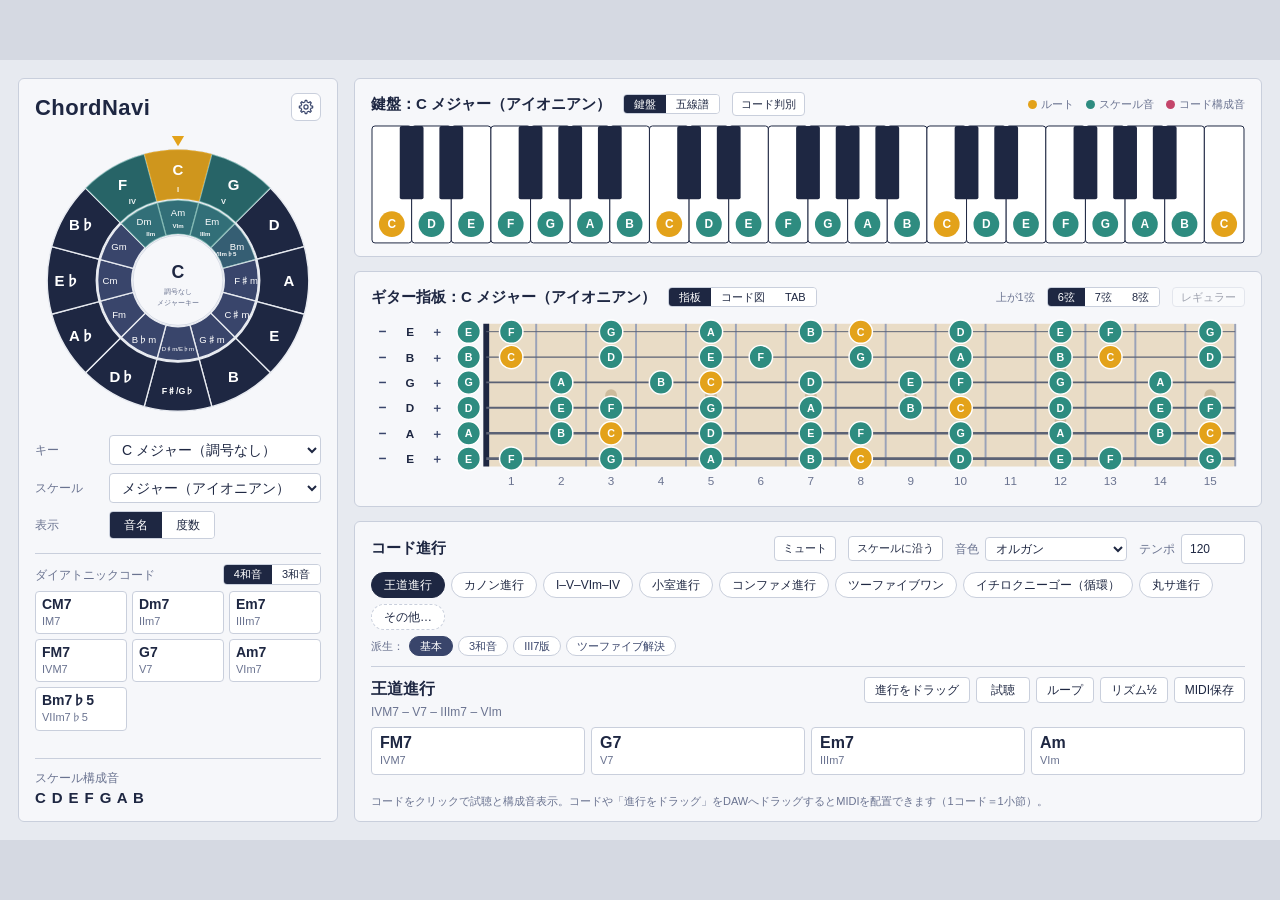
<file: ui/index.html>
<!doctype html>
<html lang="ja">
<head>
<meta charset="utf-8">
<meta name="viewport" content="width=device-width, initial-scale=1">
<title>ChordNavi</title>
<link rel="stylesheet" href="style.css">
</head>
<body>
<div class="stage" id="stage">
  <section class="left">
    <div class="panel">
      <h1><span>ChordNavi</span><span class="theme-wrap"><button id="themeBtn" class="themebtn" title="設定" aria-label="設定" aria-haspopup="true"><svg viewBox="0 0 20 20" width="16" height="16" aria-hidden="true"><path d="M8.61 3.75 L8.98 1.66 L11.02 1.66 L11.39 3.75 L13.44 4.60 L15.17 3.38 L16.62 4.83 L15.40 6.56 L16.25 8.61 L18.34 8.98 L18.34 11.02 L16.25 11.39 L15.40 13.44 L16.62 15.17 L15.17 16.62 L13.44 15.40 L11.39 16.25 L11.02 18.34 L8.98 18.34 L8.61 16.25 L6.56 15.40 L4.83 16.62 L3.38 15.17 L4.60 13.44 L3.75 11.39 L1.66 11.02 L1.66 8.98 L3.75 8.61 L4.60 6.56 L3.38 4.83 L4.83 3.38 L6.56 4.60Z" fill="none" stroke="currentColor" stroke-width="1.5" stroke-linejoin="round"/><circle cx="10" cy="10" r="2.6" fill="none" stroke="currentColor" stroke-width="1.5"/></svg></button><span class="theme-pop" id="themePop" role="menu" hidden></span></span></h1>
      <svg id="wheel" viewBox="-210 -215 420 425" role="group" aria-label="五度圏"></svg>
      <div class="controls">
        <label for="keySel">キー</label>
        <select id="keySel"></select>
        <label for="scaleSel">スケール</label>
        <select id="scaleSel"></select>
        <label>表示</label>
        <div class="seg" id="labelSeg">
          <button data-v="name" aria-pressed="true">音名</button>
          <button data-v="degree" aria-pressed="false">度数</button>
        </div>
      </div>
      <div class="dia">
        <div class="dia-head">ダイアトニックコード<span class="spacer"></span><div class="seg small" id="diaSeg"><button data-v="7" aria-pressed="true">4和音</button><button data-v="3" aria-pressed="false">3和音</button></div></div>
        <div class="dia-grid" id="dia"></div>
      </div>
      <div class="notes">スケール構成音<b id="scaleNotes"></b></div>
    </div>
  </section>

  <section class="right">
    <div class="panel">
      <div class="head">
        <h2 id="kbTitle">鍵盤</h2>
        <div class="seg small" id="viewSeg"><button data-v="kb" aria-pressed="true">鍵盤</button><button data-v="staff" aria-pressed="false">五線譜</button></div>
        <button id="pickBtn" class="sync" aria-pressed="false" title="鍵盤・指板で音を選んでコードを判別">コード判別</button>
        <button id="pickClear" class="sync" hidden title="選んだ音をすべて外す">クリア</button>
        <span class="spacer"></span>
        <div class="selinfo" id="selInfo"><span><b id="selName"></b> の構成音</span><button id="selClear">スケールに戻す</button></div>
        <div class="pickinfo live" id="liveInfo"><span class="pk">MIDI：</span><span id="liveResult"></span></div>
        <div class="pickinfo" id="pickInfo"><span class="pk">判別：</span><span id="pickResult"></span><button id="pickPlay">鳴らす</button></div>
        <div class="legend" id="kbLegend">
          <span><i style="background:var(--root)"></i>ルート</span>
          <span><i style="background:var(--tone)"></i>スケール音</span>
          <span><i style="background:var(--chord)"></i>コード構成音</span>
        </div>
      </div>
      <svg id="kb"></svg>
      <svg id="staff" hidden></svg>
    </div>

    <div class="panel">
      <div class="head"><h2 id="fbTitle">ギター指板</h2>
        <div class="seg small" id="fbViewSeg"><button data-v="fb" aria-pressed="true">指板</button><button data-v="chart" aria-pressed="false">コード図</button><button data-v="tab" aria-pressed="false">TAB</button></div>
        <div class="seg small" id="tabAreaSeg" hidden><button data-v="low" aria-pressed="true">ロー</button><button data-v="mid" aria-pressed="false">ミドル</button><button data-v="high" aria-pressed="false">ハイ</button></div>
        <span class="spacer"></span><span class="legend" id="fbLegend">上が1弦</span>
        <div class="seg small" id="stringSeg" title="弦の数（増やすと低い弦を足す）"><button data-v="6">6弦</button><button data-v="7">7弦</button><button data-v="8">8弦</button></div>
        <button id="tuneReset" class="tune-reset" title="レギュラーチューニングに戻す">レギュラー</button></div>
      <svg id="fb"></svg>
      <svg id="tab" hidden></svg>
    </div>

    <div class="panel prog-panel">
      <div class="head">
        <h2>コード進行</h2><span class="spacer"></span>
        <button id="muteBtn" class="sync" aria-pressed="false" title="ChordNavi の音をすべて消す（表示は動いたまま）">ミュート</button>
        <button id="conformBtn" class="sync" aria-pressed="false">スケールに沿う</button>
        <label class="bpm" for="timbre">音色 <select id="timbre"></select></label>
        <label class="bpm" for="bpm">テンポ <input id="bpm" type="number" min="40" max="240" value="120"></label>
        <button id="bpmSync" class="sync" aria-pressed="false" hidden>DAW同期</button>
      </div>
      <div class="pills" id="pills"></div>
      <div class="more-pop" id="morePop" hidden></div>
      <div class="variants" id="variants"></div>
      <div class="detail">
        <div class="detail-head">
          <h3 id="progName"></h3><span class="deg" id="progDeg"></span>
          <div class="actions">
            <button class="handle" id="progDrag" title="DAWのトラックへドラッグ">進行をドラッグ</button>
            <button id="progPlay" title="Space キーでも試聴／停止">試聴</button><button id="progLoop" aria-pressed="false" title="進行を繰り返し試聴">ループ</button><button id="progHalf" aria-pressed="false" title="各コードの長さを半分にする（試聴・MIDI）">リズム½</button><button id="progDl">MIDI保存</button>
          </div>
        </div>
        <div class="chips" id="chips"></div>
        <div class="editbar" id="editBar"></div>
        <p class="hint" id="hint">コードをクリックで試聴と構成音表示。コードや「進行をドラッグ」をDAWへドラッグするとMIDIを配置できます（1コード＝1小節）。</p>
      </div>
    </div>
  </section>
</div>
<script type="module" src="app.js"></script>
</body>
</html>
</file>
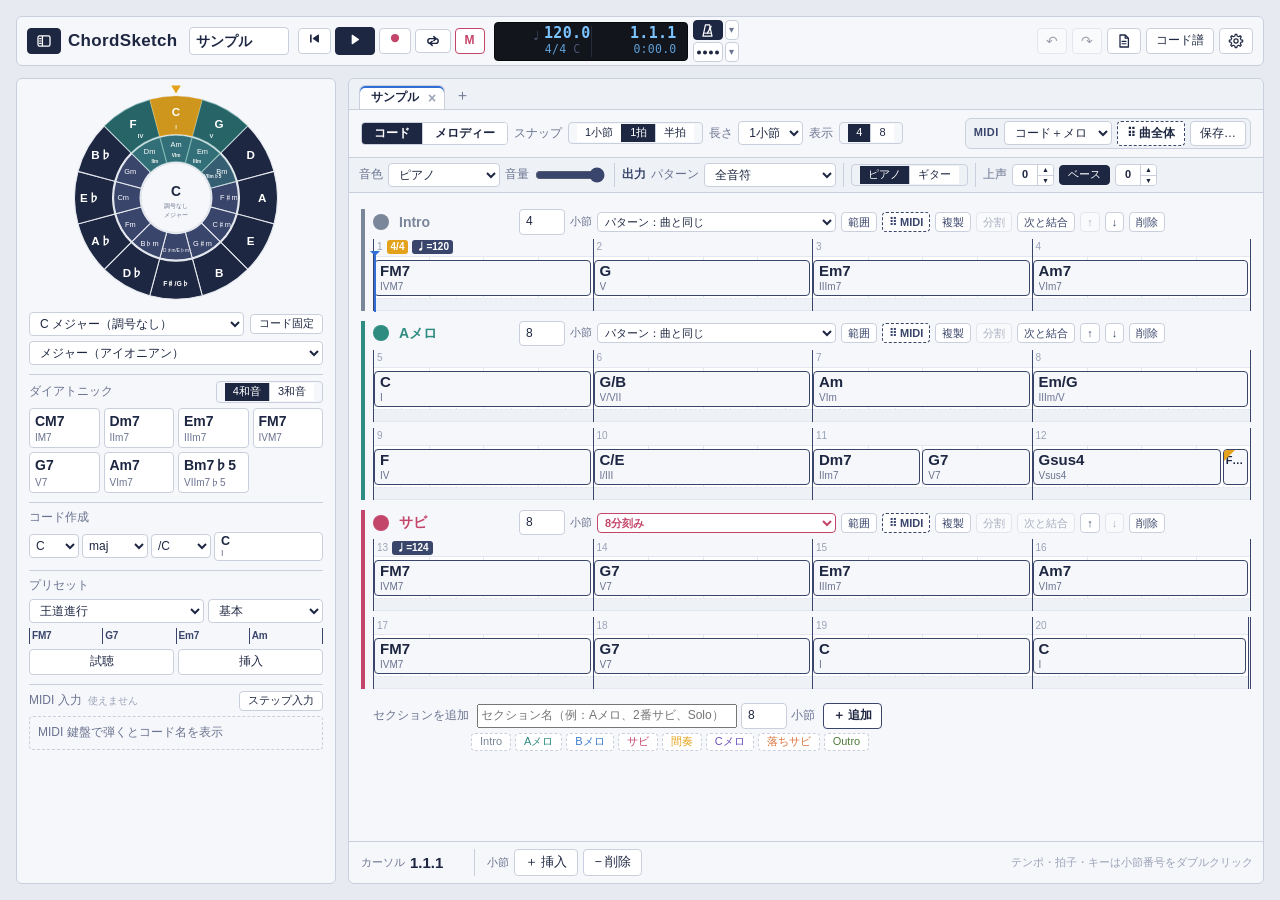
<file: sketch/prototype/index.html>
<!doctype html>
<html lang="ja">
<head>
<meta charset="utf-8">
<meta name="viewport" content="width=device-width, initial-scale=1, maximum-scale=1, user-scalable=no, viewport-fit=cover">
<title>ChordSketch</title>
<link rel="stylesheet" href="style.css">
</head>
<body>
<div class="stage" id="stage">
  <header class="top panel" aria-label="トップバー">
    <button id="sideBtn" class="tg ic side-btn" aria-pressed="true" aria-label="サイドパネル" title="サイドパネルを隠す・出す"><svg viewBox="0 0 20 20" width="16" height="16" aria-hidden="true"><rect x="2.5" y="3.5" width="15" height="13" rx="2" fill="none" stroke="currentColor" stroke-width="1.6"/><path d="M8 3.5v13" stroke="currentColor" stroke-width="1.6"/><path d="M4.5 7h1.8M4.5 10h1.8M4.5 13h1.8" stroke="currentColor" stroke-width="1.4" stroke-linecap="round"/></svg></button>
    <h1>ChordSketch</h1>
    <input id="title" class="title" maxlength="60" aria-label="曲名"><span id="fileState" class="file-state" hidden title="保存していない変更があります">●</span>
    <div class="transport" role="group" aria-label="トランスポート">
      <button id="toStart" title="先頭へ（Home）" aria-label="先頭へ"><svg viewBox="0 0 16 16" width="13" height="13" aria-hidden="true"><rect x="2.5" y="3" width="2" height="10" rx=".5" fill="currentColor"/><path d="M13.5 3.6v8.8a.6.6 0 0 1-.9.5L6.2 8.5a.6.6 0 0 1 0-1l6.4-4.4a.6.6 0 0 1 .9.5z" fill="currentColor"/></svg></button>
      <button id="playBtn" class="play" title="再生／停止（Space キー）" aria-label="再生"><svg viewBox="0 0 16 16" width="13" height="13" aria-hidden="true"><path d="M4.5 2.9v10.2a.7.7 0 0 0 1.1.6l7.6-5.1a.7.7 0 0 0 0-1.2L5.6 2.3a.7.7 0 0 0-1.1.6z" fill="currentColor"/></svg></button>
      <button id="recBtn" class="tg rec" aria-pressed="false" aria-label="録音" title="録音（R）：1小節前から再生して、弾いた音を録る"><svg viewBox="0 0 16 16" width="12" height="12" aria-hidden="true"><circle cx="8" cy="8" r="5.5" fill="currentColor"/></svg></button>
      <button id="loopBtn" class="tg loop" aria-pressed="false" aria-label="ループ" title="ループ：選択範囲（なければ曲全体）を繰り返す"><svg viewBox="0 0 20 20" width="16" height="16" aria-hidden="true"><path d="M5 7h8.5a3 3 0 0 1 0 6H12M15 13H6.5a3 3 0 0 1 0-6H8" fill="none" stroke="currentColor" stroke-width="1.8" stroke-linecap="round"/><path d="M11 4.5 13.8 7 11 9.5M9 10.5 6.2 13 9 15.5" fill="none" stroke="currentColor" stroke-width="1.8" stroke-linecap="round" stroke-linejoin="round"/></svg></button>
      <button id="muteBtn" class="tg mute" aria-pressed="false" title="ミュート（M）" aria-label="ミュート">M</button>
    </div>
    <!-- 位置の表示（DAW のトランスポートと同じ並び）：今の位置のテンポ／拍子・キー、位置／経過時間。数字を押すとその値を変える -->
    <div class="lcd" id="lcd" role="group" aria-label="ディスプレイ">
      <button class="lcd-c l1" id="lcdTempo" title="テンポ：押して入力・上下にドラッグ（⇧で 0.1 ずつ）"><b id="lcdBpm">120.0</b></button>
      <span class="lcd-c r1 pos" id="posDisp" title="位置（小節.拍.16分）">1.1.1</span>
      <span class="lcd-c l2"><button id="lcdMeter" title="拍子（押すと変更）">4/4</button><button id="lcdKey" title="キー">C</button></span>
      <span class="lcd-c r2 time" id="lcdTime" title="経過時間（分:秒）">0:00.0</span>
    </div>
    <!-- メトロノーム（上）とカウントイン（下）。アイコンでオン／オフ、種類は ▾ から -->
    <div class="clickgrp" role="group" aria-label="クリック">
      <button id="metroBtn" class="tg ic2" aria-pressed="false" aria-label="メトロノーム" title="メトロノーム（試聴のみ）：オン／オフ"><svg viewBox="0 0 20 20" width="15" height="15" aria-hidden="true"><path d="M7.2 2.5h5.6l3.2 15H4z" fill="none" stroke="currentColor" stroke-width="1.6" stroke-linejoin="round"/><path d="M5.2 13.5h9.6" stroke="currentColor" stroke-width="1.4"/><path d="M10 13.5 14.8 4.5" stroke="currentColor" stroke-width="1.7" stroke-linecap="round"/><circle cx="13.3" cy="7.3" r="1.5" fill="currentColor"/></svg></button>
      <div class="menu">
        <button id="metroKind" class="ic2 kind" aria-haspopup="true" title="メトロノームの種類">▾</button>
        <div class="menu-pop metro-pop" id="metroMenu" hidden></div>
      </div>
      <button id="countIn" class="tg ic2" aria-pressed="false" aria-label="カウントイン" title="カウントイン（小節数は ▾）"><svg viewBox="0 0 28 10" width="26" height="9" aria-hidden="true"><circle cx="4" cy="5" r="2.2" fill="currentColor"/><circle cx="10.7" cy="5" r="2.2" fill="currentColor"/><circle cx="17.3" cy="5" r="2.2" fill="currentColor"/><circle cx="24" cy="5" r="2.2" fill="currentColor"/></svg></button>
      <div class="menu">
        <button id="countKind" class="ic2 kind" aria-haspopup="true" title="カウントインの小節数">▾</button>
        <div class="menu-pop metro-pop" id="countMenu" hidden>
          <button value="1" role="menuitemradio">1小節</button><button value="2" role="menuitemradio">2小節</button>
        </div>
      </div>
    </div>
    <span class="spacer"></span>
    <button id="phoneView" class="phone-only" title="コードビュー／メロディービューの切り替え">♪ メロ</button>
    <button id="undo" class="ic" title="元に戻す（⌘Z）">↶</button><button id="redo" class="ic" title="やり直し（⇧⌘Z）">↷</button>
    <div class="menu">
      <button id="fileBtn" class="ic" aria-label="ファイル" aria-haspopup="true" title="ファイル（新規・開く・保存）"><svg viewBox="0 0 20 20" width="16" height="16" aria-hidden="true"><path d="M5 2.5h6.5L15.5 6.5V17.5H5z" fill="none" stroke="currentColor" stroke-width="1.6" stroke-linejoin="round"/><path d="M11.5 2.5V6.5H15.5" fill="none" stroke="currentColor" stroke-width="1.6" stroke-linejoin="round"/><path d="M7.5 10.5h5M7.5 13.5h5" stroke="currentColor" stroke-width="1.4" stroke-linecap="round"/></svg></button>
      <div class="menu-pop" id="fileMenu" hidden>
        <button data-act="new">新規</button><button data-act="demo">サンプルを開く</button>
        <button data-act="open">開く…<kbd>⌘O</kbd></button>
        <button data-act="save">上書き保存<kbd>⌘S</kbd></button><button data-act="saveas">名前を付けて保存…<kbd>⇧⌘S</kbd></button>
      </div>
    </div>
    <button id="printBtn" title="コード譜のプレビュー（印刷／PDF に保存）">コード譜</button>
    <div class="menu">
      <button id="themeBtn" class="ic" title="設定（テーマ・ウィンドウを広げたとき）" aria-label="設定" aria-haspopup="true"><svg viewBox="0 0 20 20" width="16" height="16" aria-hidden="true"><path d="M8.61 3.75 L8.98 1.66 L11.02 1.66 L11.39 3.75 L13.44 4.60 L15.17 3.38 L16.62 4.83 L15.40 6.56 L16.25 8.61 L18.34 8.98 L18.34 11.02 L16.25 11.39 L15.40 13.44 L16.62 15.17 L15.17 16.62 L13.44 15.40 L11.39 16.25 L11.02 18.34 L8.98 18.34 L8.61 16.25 L6.56 15.40 L4.83 16.62 L3.38 15.17 L4.60 13.44 L3.75 11.39 L1.66 11.02 L1.66 8.98 L3.75 8.61 L4.60 6.56 L3.38 4.83 L4.83 3.38 L6.56 4.60Z" fill="none" stroke="currentColor" stroke-width="1.5" stroke-linejoin="round"/><circle cx="10" cy="10" r="2.6" fill="none" stroke="currentColor" stroke-width="1.5"/></svg></button>
      <div class="menu-pop theme-pop" id="themeMenu" hidden>
        <span class="menu-lbl">テーマ</span>
        <button data-v="light" aria-checked="false" role="menuitemradio">☀ ライト</button>
        <button data-v="dark" aria-checked="false" role="menuitemradio">☾ ダーク</button>
        <button data-v="auto" aria-checked="false" role="menuitemradio" title="OS の外観（ライト／ダーク）に合わせる">◐ 自動</button>
        <button data-v="kawaii" aria-checked="false" role="menuitemradio"><span class="swatch" style="--s1:#FBE3EC;--s2:#F28DB2;--s3:#8FD3C1" aria-hidden="true"></span>Kawaii</button>
        <button data-v="cyber" aria-checked="false" role="menuitemradio"><span class="swatch" style="--s1:#2A3038;--s2:#40BEF0;--s3:#D2DAE2" aria-hidden="true"></span>Cyber</button>
        <button data-v="modern" aria-checked="false" role="menuitemradio"><span class="swatch" style="--s1:#F4F4F5;--s2:#18181B;--s3:#2563EB" aria-hidden="true"></span>Modern</button>
        <button data-v="luxury" aria-checked="false" role="menuitemradio"><span class="swatch" style="--s1:#232321;--s2:#E0973E;--s3:#D9BE84" aria-hidden="true"></span>Luxury</button>
        <button data-v="old" aria-checked="false" role="menuitemradio"><span class="swatch" style="--s1:#D3D5D2;--s2:#E4962A;--s3:#7A4C2A" aria-hidden="true"></span>Old</button>
        <div class="menu-sep" role="separator"></div>
        <span class="menu-lbl">ウィンドウを広げたとき</span>
        <button data-scale="zoom" aria-checked="false" role="menuitemradio" title="画面全体を拡大する（文字やボタンも大きくなる）">全体を拡大</button>
        <button data-scale="expand" aria-checked="false" role="menuitemradio" title="文字の大きさは下の「大きさ」のままで広げる">広げる</button>
        <div class="menu-size" id="uiSizeRow" title="「広げる」のときの文字やボタンの大きさ"><span>大きさ</span><button data-size="1">100%</button><button data-size="1.25">125%</button><button data-size="1.5">150%</button><button data-size="1.75">175%</button></div>
      </div>
    </div>
    <input id="fileInput" type="file" accept=".chordsketch,.json" hidden>
  </header>

  <aside class="left panel" aria-label="サイドパネル">
    <button id="sidePin" class="tg side-pin" aria-pressed="false" aria-label="サイドパネルを固定" title="左に固定する"><svg viewBox="0 0 20 20" width="15" height="15" aria-hidden="true"><path d="M7 3h6l-1 5 3 3H5l3-3z" fill="none" stroke="currentColor" stroke-width="1.6" stroke-linejoin="round"/><path d="M10 11v6" stroke="currentColor" stroke-width="1.6" stroke-linecap="round"/></svg></button>
    <svg id="wheel" viewBox="-210 -215 420 425" role="group" aria-label="五度圏"></svg>
    <div class="keyrow">
      <select id="keySel" aria-label="キー"></select>
      <button id="keepNames" class="tg small" aria-pressed="false" title="コード固定：キーを変えてもコードはそのまま">コード固定</button>
    </div>
    <div class="keyrow">
      <select id="scaleSel" aria-label="スケール" title="スケール"></select>
    </div>
    <div class="sub-head" title="クリックで試聴・ダブルクリックで入力・ドラッグで配置">ダイアトニック<span class="spacer"></span>
      <div class="seg small" id="diaSeg"><button data-v="7" aria-pressed="true">4和音</button><button data-v="3" aria-pressed="false">3和音</button></div></div>
    <div class="palette" id="dia"></div>
    <div class="sub-head">コード作成</div>
    <div class="builder">
      <select id="bRoot" aria-label="ルート"></select><select id="bQ" aria-label="種類"></select><select id="bBass" aria-label="ベース"></select>
      <div class="palette one" id="custom"></div>
    </div>
    <div class="sub-head" title="定番のコード進行（派生形も選べる）">プリセット</div>
    <div class="prog-row"><select id="progSel" aria-label="コード進行"></select><select id="progVar" aria-label="派生"></select></div>
    <div class="prog-names" id="progNames"></div>
    <div class="prog-row"><button id="progPlay" title="この進行を試聴（もう一度押すと止める）">試聴</button><button id="progIns" class="ins" title="カーソルの小節から上書きで入れる">挿入</button></div>
    <div class="sub-head">MIDI 入力 <span class="midi-st" id="midiSt"></span><span class="spacer"></span>
      <button id="stepBtn" class="tg small" aria-pressed="false" title="弾いたコードをカーソルに入れて進む">ステップ入力</button></div>
    <div class="live" id="live"><span class="muted">MIDI 鍵盤で弾くとコード名を表示</span></div>
  </aside>

  <main class="main panel">
    <div class="tabs" id="tabs" role="tablist" aria-label="曲タブ"></div>
    <div class="toolbar" role="toolbar" aria-label="編集バー">
      <div class="seg view-seg" id="viewSeg" role="tablist" aria-label="表示"><button data-v="chords" title="コードビュー（Tab で切り替え）">コード</button><button data-v="melody" title="メロディービュー（Tab で切り替え）">メロディー</button></div>
      <span class="lbl">スナップ</span>
      <div class="seg small only-chords" id="snapSeg"><button data-v="bar">1小節</button><button data-v="beat">1拍</button><button data-v="half" title="シンコペーション・食いのコード用">半拍</button></div>
      <select id="mSnap" class="only-melody" aria-label="メロディーのスナップ" title="音を置く・動かす位置の単位"></select>
      <label class="fld only-chords" title="ダイアトニック・数字キー・MIDI 入力で入れるコードの長さ">長さ <select id="insLen"></select></label>
      <label class="fld only-melody" title="クリック・MIDI 鍵盤のステップ入力で置く音の長さ">長さ <select id="mLen"></select></label>
      <span class="lbl" title="1行に並べる小節の数">表示</span>
      <div class="seg small only-chords" id="rowSeg" title="1行に並べる小節の数"><button data-v="4" title="1行に4小節">4</button><button data-v="8" title="1行に8小節">8</button></div>
      <input type="range" id="zoomBar" class="only-melody zoom-bar" min="0" max="100" step="1" aria-label="横の拡大" title="横の拡大（2本指で広げる・つまむでも）">
      <span class="spacer"></span>
      <!-- MIDI の書き出し：入れるもの → ドラッグ（つまみに範囲） → 保存 の順に、ひとつの枠にまとめる -->
      <div class="midi-box" role="group" aria-label="MIDI の書き出し">
        <span class="midi-lbl">MIDI</span>
        <select id="midiParts" aria-label="MIDI に入れるもの" title="入れるもの（両方なら2トラック）">
          <option value="both">コード＋メロ</option><option value="chords">コードのみ</option><option value="melody">メロのみ</option></select>
        <button class="handle" id="dragSel" title="ドラッグで DAW へ（範囲を選んでいればその範囲）">⠿ <span id="dragLabel">曲全体</span></button>
        <button id="saveMidi" title="MIDI ファイルに保存">保存…</button>
      </div>
    </div>
    <div class="toolbar out only-chords" role="toolbar" aria-label="サウンドバー">
      <label class="fld" title="コードの試聴の音色（MIDI には影響しない）">音色 <select id="timbre"></select></label>
      <label class="fld vol" title="コードの再生の音量（MIDI には影響しない）">音量 <input type="range" id="chordVol" class="zoom-bar vol-bar" min="0" max="100" step="1" aria-label="コードの音量"></label>
      <span class="sep"></span>
      <span class="lbl strong" title="MIDI の出力（パターン・鳴らし方・オクターブ・ベース）">出力</span>
      <label class="fld" title="曲全体のパターン（セクションごとに変えられます）">パターン <select id="pattern"></select></label>
      <span class="sep"></span>
      <div class="seg small" id="voicingSeg" title="鳴らし方：ピアノ（和音）／ギター（ストローク）"><button data-v="piano">ピアノ</button><button data-v="guitar">ギター</button></div>
      <div class="seg small" id="areaSeg" title="ギターのポジション"><button data-v="low" title="ローポジション">Low</button><button data-v="mid" title="ミドルポジション">Mid</button><button data-v="high" title="ハイポジション">High</button></div>
      <span class="sep"></span>
      <span class="lbl">上声</span><div class="oct" id="octUp"></div>
      <button id="bassBtn" class="tg small" aria-pressed="true" title="ベース音を出す／出さない（右はベースのオクターブ）">ベース</button><div class="oct" id="octBass"></div>
    </div>
    <div class="toolbar out only-melody" role="toolbar" aria-label="サウンドバー">
      <div class="seg small tool-seg" id="toolSeg" title="道具（⌘で入れ替え）">
        <button data-v="draw" aria-label="描く" title="描く：押して音を置く・右へ引いて長さ（⌘で選ぶ）"><svg viewBox="0 0 16 16" width="14" height="14" aria-hidden="true"><path d="M3 13l.8-3.2L11 2.6a1.3 1.3 0 0 1 1.8 0l.6.6a1.3 1.3 0 0 1 0 1.8L6.2 12.2z" fill="none" stroke="currentColor" stroke-width="1.5" stroke-linejoin="round"/><path d="M9.8 3.8l2.4 2.4" stroke="currentColor" stroke-width="1.5"/></svg></button>
        <button data-v="select" aria-label="選ぶ" title="選ぶ：ドラッグで囲んで選ぶ（⌘で描く）"><svg viewBox="0 0 16 16" width="14" height="14" aria-hidden="true"><rect x="2.5" y="3.5" width="11" height="9" rx="1" fill="none" stroke="currentColor" stroke-width="1.5" stroke-dasharray="2.4 1.6"/></svg></button></div>
      <span class="sep"></span>
      <label class="fld" title="メロディーの試聴の音色（MIDI には影響しない）">音色 <select id="mTimbre"></select></label>
      <label class="fld vol" title="メロディーの再生の音量（MIDI には影響しない）">音量 <input type="range" id="melVol" class="zoom-bar vol-bar" min="0" max="100" step="1" aria-label="メロディーの音量"></label>
      <span class="sep"></span>
      <span class="lbl">鳴らす</span>
      <button id="hearChords" class="tg small" aria-pressed="true" title="コード（伴奏）も鳴らす">コード</button>
      <button id="hearMelody" class="tg small" aria-pressed="true" title="メロディーも鳴らす（オフで伴奏だけ）">メロディー</button>
      <span class="sep"></span>
      <span class="lbl" title="メロディービューの行に色を付ける">ガイド</span>
      <div class="seg small tg-pair" role="group" aria-label="コードトーン">
        <button id="guideChord" aria-pressed="true" title="コードトーンの行に色（ルートは濃く）">コードトーン</button><button id="rollDeg" aria-pressed="true" title="度数（R・3・5…）を出す・消す">度数</button></div>
      <button id="guideScale" class="tg small" aria-pressed="true" title="キーのスケールの音の行に色を付ける">スケール</button>
      <span class="sep"></span>
      <span class="lbl" title="縦の大きさ（行の高さ）">縦</span>
      <input type="range" id="rowSize" class="zoom-bar row-bar" min="12" max="40" step="1" aria-label="縦の大きさ" title="縦の大きさ（行の高さ）">
    </div>
    <div class="sheet" id="sheet" tabindex="0" aria-label="コードビュー"></div>
    <div class="roll" id="roll" tabindex="0" aria-label="メロディービュー" hidden></div>
    <aside class="vpanel" id="vpanel" aria-label="コード編集パネル" hidden></aside>
    <div class="footer" id="footer" role="region" aria-label="インフォバー"></div>
    <!-- iPhone：下のパッド（ダイアトニック・プリセット・キー） -->
    <div class="phone-pads phone-only" id="phonePads" role="region" aria-label="パッド">
      <div class="pp-tabs" id="ppTabs"><button class="tg" data-t="chords" aria-pressed="true">コード</button><button class="tg" data-t="prog" aria-pressed="false">プリセット</button><button class="tg" data-t="key" aria-pressed="false">キー</button><button class="tg" data-t="sound" aria-pressed="false" title="コードの音色・パターン・鳴らし方">音</button></div>
      <div class="pp-body" id="ppBody"></div>
    </div>
  </main>
</div>

<div class="pop" id="pop" hidden></div>
<div class="ghost" id="ghost" hidden></div>
<datalist id="secNames"></datalist>
<div class="print-wrap" id="printWrap" hidden>
  <div class="print-bar"><b>コード譜のプレビュー</b><span class="spacer"></span>
    <label class="fld" title="メロディーを五線譜（リードシート）で書く。メロディーの無い小節はスラッシュ">メロディー <select id="prMel"><option value="off">なし</option><option value="staff">五線譜</option></select></label>
    <label class="fld"><input type="checkbox" id="prDeg"> 度数も書く</label>
    <button id="prGo" class="tg" aria-pressed="true">印刷／PDF に保存</button><button id="prClose">閉じる</button></div>
  <div class="print-scroll"><div class="print" id="print"></div></div>
</div>
<script type="module" src="app.js"></script>
</body>
</html>
</file>
<file: ui/style.css>
:root{
  --bg:#E7EAF0; --panel:#F6F7FA; --ink:#1E2742; --ink2:#39456B; --muted:#6A7390;
  --line:#C9CFDC; --root:#E3A21A; --tone:#2E8C80; --chord:#C4456A;
  /* テーマで切り替える色（下の [data-theme=dark] で上書き） */
  --page:#D5D9E2; --card:#fff; --on-ink:#fff; --faint:#9AA2B8; --faint2:#B5BCCD;
  --chord-tint:#F6D6DF;
  --wheel-outer:#1E2742; --wheel-inner:#39456B;
  --key-white:#fff; --key-black:#1E2742; --key-line:#1E2742;
  --key-chord:#F6D6DF; --key-pick:#E4DDF5; --key-live:#D6E4FA;
  --wood:#E9DCC6; --inlay:#CDBB9C; --fret:#9AA2B8; --nut:#1E2742; --string:#5B6275;
  --staff-line:#5B6275;
  /* 意味を持つ色（スキンで少し調子を変えるだけで、ルート＝オレンジ・スケール音＝緑・構成音＝赤・判別＝紫・MIDI＝青は変えない） */
  --chord-root:#8E2346; --pick:#6B4FBB; --pick-deep:#4B3590; --live:#2F6FD6; --live-deep:#1F4FA8;
  --font-head:inherit;
}
/* ダークテーマ：ルート・スケール音・コード構成音などの意味を持つ色はそのまま */
[data-theme=dark]{
  color-scheme:dark;
  --bg:#161A25; --panel:#1F2433; --ink:#E6E9F2; --ink2:#B7C0DA; --muted:#8D96B0; --line:#39415A;
  --page:#0E1118; --card:#283044; --on-ink:#161A25; --faint:#5F6780; --faint2:#4E556B;
  --chord-tint:#4E2536;
  --wheel-outer:#2B3558; --wheel-inner:#3B4772;
  --key-white:#CDD2DD; --key-black:#0A0D14; --key-line:#0A0D14;
  --key-chord:#E3A9B9; --key-pick:#B9AEE0; --key-live:#9DB8E8;
  --wood:#3A3124; --inlay:#5A4C38; --fret:#6E7690; --nut:#D8DCE6; --string:#A8AFC3;
  --staff-line:#9AA2B8;
}
*{box-sizing:border-box}
html,body{margin:0;height:100%;overflow:hidden;background:var(--page)}
body{color:var(--ink);font-family:"Hiragino Sans","Yu Gothic UI","Noto Sans JP",sans-serif;font-size:14px;line-height:1.5}
/* 固定サイズのステージをウィンドウに合わせて拡大縮小（スクロールなし） */
.stage{position:absolute;left:50%;top:50%;width:1280px;height:780px;transform-origin:center center;
  background:var(--bg);display:grid;grid-template-columns:320px minmax(0,1fr);gap:16px;padding:18px}
.panel{background:var(--panel);border:1px solid var(--line);border-radius:6px;padding:12px 16px;min-height:0}
.left{display:flex;flex-direction:column;min-height:0}
.left .panel{flex:1;display:flex;flex-direction:column}
h1{font-size:22px;font-weight:900;letter-spacing:.02em;margin:0 0 10px}
h2{font-size:15px;font-weight:700;margin:0}
.head{display:flex;align-items:center;gap:12px;margin-bottom:8px;min-height:26px}
.head .spacer{flex:1}
#wheel{width:100%;height:auto;display:block;user-select:none}
#wheel .wedge{cursor:pointer;transition:filter .15s}
#wheel .wedge:hover{filter:brightness(1.25)}
#wheel .wedge:focus{outline:none;stroke:var(--root);stroke-width:3}
.controls{display:grid;grid-template-columns:64px 1fr;gap:8px 10px;align-items:center;margin-top:12px}
.controls label{font-size:12px;color:var(--muted)}
select,input[type=number]{font:inherit;color:var(--ink);background:var(--card);border:1px solid var(--line);border-radius:4px;padding:5px 8px;width:100%}
input[type=number]{width:64px}
.seg{display:inline-flex;border:1px solid var(--line);border-radius:4px;overflow:hidden;justify-self:start}
.seg button{font:inherit;font-size:12px;border:0;background:var(--card);color:var(--ink);padding:4px 14px;cursor:pointer}
.seg button[aria-pressed=true]{background:var(--ink);color:var(--on-ink)}
.dia{margin-top:14px;padding-top:10px;border-top:1px solid var(--line)}
.dia-head{font-size:12px;color:var(--muted);margin-bottom:6px;display:flex;align-items:center;gap:8px}
.dia-head .spacer,.head .spacer{flex:1}
.seg.small button{font-size:11px;padding:1px 10px}
svg[hidden]{display:none!important}
.dia-grid{display:grid;grid-template-columns:repeat(3,minmax(0,1fr));gap:5px}
.dia-grid .chip{padding:4px 6px}
.dia-grid .chip .n{font-size:14px}
.notes{margin-top:auto;padding-top:10px;border-top:1px solid var(--line);font-size:12px;color:var(--muted)}
.notes b{display:block;color:var(--ink);font-size:15px;letter-spacing:.06em;font-weight:700}
button:focus-visible,select:focus-visible,input:focus-visible,.chip:focus-visible{outline:3px solid var(--root);outline-offset:2px}
.right{display:grid;grid-template-rows:auto auto 1fr;grid-template-columns:minmax(0,1fr);gap:14px;min-height:0;min-width:0}
.right svg{display:block;width:100%;height:auto}
svg text{font-family:inherit}
.legend{display:flex;gap:12px;font-size:11px;color:var(--muted)}
.legend i{display:inline-block;width:9px;height:9px;border-radius:50%;margin-right:4px;vertical-align:-1px}
.selinfo{display:none;align-items:center;gap:8px;font-size:12px;background:var(--card);border:1px solid var(--chord);border-radius:4px;padding:2px 4px 2px 10px}
.selinfo.on{display:flex}
.selinfo b{color:var(--chord)}
.selinfo button{font:inherit;font-size:11px;border:1px solid var(--line);background:var(--panel);border-radius:3px;padding:1px 8px;cursor:pointer}
.prog-panel{display:flex;flex-direction:column}
.pills{display:flex;flex-wrap:wrap;gap:6px;margin-bottom:10px}
.pills button{font:inherit;font-size:12px;border:1px solid var(--line);background:var(--card);color:var(--ink);border-radius:14px;padding:3px 12px;cursor:pointer}
.pills button[aria-pressed=true]{background:var(--ink);border-color:var(--ink);color:var(--on-ink)}
.variants{display:flex;flex-wrap:wrap;align-items:center;gap:5px;margin:-4px 0 10px;font-size:11px;color:var(--muted)}
.variants:empty{display:none}
.variants button{font:inherit;font-size:11px;border:1px solid var(--line);background:var(--card);color:var(--ink2);border-radius:10px;padding:1px 10px;cursor:pointer}
.variants button[aria-pressed=true]{background:var(--ink2);border-color:var(--ink2);color:var(--on-ink)}
.detail{border-top:1px solid var(--line);padding-top:10px;flex:1;display:flex;flex-direction:column;min-height:0}
.detail-head{display:flex;align-items:baseline;gap:10px;margin-bottom:8px}
.detail-head h3{font-size:16px;margin:0;font-weight:700}
.detail-head .deg{font-size:12px;color:var(--muted)}
.actions{margin-left:auto;display:flex;gap:6px;align-items:center}
.actions button,.handle{font:inherit;font-size:12px;border:1px solid var(--line);background:var(--card);color:var(--ink);border-radius:4px;padding:3px 10px;cursor:pointer}
.handle{cursor:grab;border-style:dashed;border-color:var(--ink2)}
.actions button[aria-pressed=true]{background:var(--ink);border-color:var(--ink);color:var(--on-ink)}
#progPlay{min-width:4.5em}
.handle:active{cursor:grabbing}
.chips{display:grid;grid-template-columns:repeat(8,minmax(0,1fr));gap:6px}
.chip{font:inherit;color:var(--ink);background:var(--card);border:1px solid var(--line);border-radius:4px;padding:5px 8px;cursor:grab;text-align:left;min-width:0}
.chip:hover{border-color:var(--ink2)}
.chip.sel{border-color:var(--chord);box-shadow:inset 0 0 0 1px var(--chord)}
.chip{position:relative}
.chip.narrow{padding:4px 2px}
.chip.narrow .n{font-size:11px;letter-spacing:-.04em;white-space:normal;word-break:break-all;line-height:1.15}
.chip.narrow .d{font-size:9px;letter-spacing:-.03em}
.chip.edited::after{content:'';position:absolute;top:4px;right:4px;width:6px;height:6px;border-radius:50%;background:#6B4FBB}
.chip.editing{border-color:#6B4FBB;box-shadow:inset 0 0 0 1px #6B4FBB}
.hint[hidden]{display:none}
.editbar{display:none;flex-wrap:nowrap;align-items:center;gap:2px;white-space:nowrap;margin:auto 0 0;padding-top:6px;font-size:11px;color:var(--muted)}
.editbar.on{display:flex}
.editbar select{width:auto;font-size:11px;padding:0 2px;height:20px;border-color:#6B4FBB;color:#6B4FBB;font-weight:700;flex-shrink:0;margin-right:2px}
.editbar button{font:inherit;font-size:11px;border:1px solid var(--line);background:var(--card);color:var(--ink);border-radius:3px;padding:1px 4px;cursor:pointer;flex-shrink:0}
.editbar .slash{color:#6B4FBB;font-weight:700;margin:0 1px 0 -1px}
.editbar button[aria-pressed=true]{background:#6B4FBB;border-color:#6B4FBB;color:#fff}
.editbar .tail{margin-left:auto;display:flex;gap:4px}
.editbar .tail button{background:var(--panel)}
.editbar .tail .tool{background:var(--card);border-color:#6B4FBB;color:#6B4FBB;font-weight:700}
.prog-panel{position:relative}
.more-pop{position:absolute;left:16px;right:16px;top:118px;z-index:5;background:var(--card);border:1px solid var(--ink2);border-radius:6px;
  box-shadow:0 6px 20px rgba(30,39,66,.18);padding:10px;display:grid;grid-template-columns:repeat(5,minmax(0,1fr));gap:6px}
.more-pop[hidden]{display:none}
.more-pop button{font:inherit;text-align:left;border:1px solid var(--line);background:var(--card);color:var(--ink);border-radius:4px;padding:4px 8px;cursor:pointer;min-width:0}
.more-pop button:hover{border-color:var(--ink2)}
.more-pop button[aria-pressed=true]{border-color:var(--ink);box-shadow:inset 0 0 0 1px var(--ink)}
.more-pop .n{display:block;font-size:12px;font-weight:700;white-space:nowrap;overflow:hidden;text-overflow:ellipsis}
.more-pop .d{display:block;font-size:10px;color:var(--muted);white-space:nowrap;overflow:hidden;text-overflow:ellipsis}
#moreBtn{border-style:dashed}
.chip.playing{background:var(--chord-tint);border-color:var(--chord);box-shadow:inset 0 0 0 1px var(--chord)}
.chip .n{display:block;font-weight:700;font-size:16px;line-height:1.2;white-space:nowrap;overflow:hidden;text-overflow:ellipsis}
.chip .d{display:block;font-size:11px;color:var(--muted);white-space:nowrap}
.hint{font-size:11px;color:var(--muted);margin:auto 0 0;padding-top:6px}
.bpm{display:flex;align-items:center;gap:6px;font-size:12px;color:var(--muted)}
.bpm select{width:auto;padding:3px 6px;font-size:12px}
.bpm input:disabled{background:var(--panel);color:var(--muted)}
.sync{font:inherit;font-size:11px;border:1px solid var(--line);background:var(--card);color:var(--ink);border-radius:4px;padding:3px 8px;cursor:pointer}
.sync[aria-pressed=true]{background:var(--ink);border-color:var(--ink);color:var(--on-ink)}
.sync[hidden]{display:none}
.sync:disabled{opacity:.4;cursor:default}
#muteBtn[aria-pressed=true]{background:#C4456A;border-color:#C4456A;color:#fff}
.legend[hidden]{display:none}
.seg[hidden]{display:none}
/* DAW 上だけ出すテーマのボタン（Standalone はメニューの「オプション → テーマ」） */
h1{display:flex;align-items:center}
h1>span:first-child{flex:1}
/* 設定（歯車）：テーマのメニュー。Standalone・DAW のどちらでも出す */
.themebtn{display:inline-flex;align-items:center;justify-content:center;width:30px;height:28px;padding:0;border:1px solid var(--line);background:var(--card);color:var(--ink2);border-radius:6px;cursor:pointer}
.themebtn:hover{color:var(--ink);border-color:var(--ink2)}
.themebtn[aria-expanded=true]{background:var(--ink);color:var(--on-ink)}
.themebtn[hidden]{display:none}
.theme-wrap{position:relative;display:inline-block}
.theme-pop{position:absolute;right:0;top:34px;z-index:40;display:flex;flex-direction:column;min-width:140px;padding:4px;background:var(--card);
  border:1px solid var(--ink2);border-radius:6px;box-shadow:0 6px 20px rgba(30,39,66,.2);font-size:12px;font-weight:500;letter-spacing:0}
.theme-pop[hidden]{display:none}
.theme-pop button{font:inherit;text-align:left;border:0;background:none;color:var(--ink);padding:4px 10px;border-radius:4px;cursor:pointer}
.theme-pop button:hover{background:var(--panel)}
.theme-pop .menu-lbl{font-size:11px;color:var(--muted);padding:2px 10px}
.theme-pop button[aria-checked=true]{color:var(--live);font-weight:700}
.theme-pop button[aria-checked=true]::after{content:' ✓'}
.theme-pop .menu-sep{height:1px;background:var(--line);margin:4px 6px}
/* 五度圏の強調の色（共有の wheel.js は色が決め打ちなので CSS で変数に置き換える） */
#wheel [fill="#2E8C80"]{fill:var(--tone)}
#wheel [fill="#E3A21A"]{fill:var(--root)}
h1{font-family:var(--font-head)}   /* 見出しの書体はアプリ名だけ（パネルの見出しは日本語と英字が混ざるので本文の書体） */
/* TAB譜：列を押すとその形を鳴らす */
#tab .col{cursor:pointer}
#tab .col:hover .colbg{fill:rgba(30,39,66,.05)}
.pickinfo{display:none;align-items:center;gap:5px;font-size:12px;background:var(--card);border:1px solid #6B4FBB;border-radius:4px;padding:2px 4px 2px 8px;min-width:0}
.pickinfo.on{display:flex}
.pickinfo.live{border-color:#2F6FD6}
.pickinfo.live .pk{color:#2F6FD6}
#liveResult{color:var(--ink);font-weight:700;white-space:nowrap;overflow:hidden;text-overflow:ellipsis;min-width:0}
.pickinfo .pk{color:#6B4FBB;font-weight:700;white-space:nowrap}
#pickResult{display:flex;gap:4px;align-items:center;color:var(--muted);white-space:nowrap;overflow:hidden}
#pickResult button{font:inherit;font-size:12px;border:1px solid var(--line);background:var(--card);color:var(--ink);border-radius:3px;padding:0 6px;cursor:grab}
#pickResult button.best{border-color:#6B4FBB;color:#6B4FBB;font-weight:700}
.pickinfo>button{font:inherit;font-size:11px;border:1px solid var(--line);background:var(--panel);border-radius:3px;padding:1px 8px;cursor:pointer;white-space:nowrap}
/* 鍵盤・指板：押すと鳴る */
#kb circle,#kb text,#fb circle,#fb text{pointer-events:none}
#kb [data-note]{cursor:pointer}
#kb [data-note]:active{filter:brightness(.85)}
#fb .hit{fill:transparent;cursor:pointer}
#fb .hit:active{fill:rgba(30,39,66,.15)}
/* WebView 内：テキスト選択と WebKit 標準のドラッグを無効化（MIDIドラッグはネイティブで行う） */
body{-webkit-user-select:none;user-select:none}
input,select{-webkit-user-select:auto;user-select:auto}
button,svg{-webkit-user-drag:none}
@media (prefers-reduced-motion:reduce){*{transition:none!important}}
/* 見出し行は1行に収める（狭いときはタイトルを省略表示） */
.head h2{white-space:nowrap;overflow:hidden;text-overflow:ellipsis;min-width:0}
.head>:not(h2):not(.spacer){flex-shrink:0}
.panel{min-width:0}
/* 選択中のコード名が長いときは見出しの中で縮める */
.head>.selinfo{flex-shrink:1;min-width:0}
#kbTitle{flex-shrink:0;max-width:55%}   /* スケール名はコード名より優先して見せる */
.selinfo>span{overflow:hidden;text-overflow:ellipsis;min-width:0}
.selinfo>button{flex-shrink:0}
.legend span,.selinfo span{white-space:nowrap}
/* 進行名とディグリーは1行に収める（長いときは省略表示。全体は title で確認できる） */
.detail-head{min-width:0}
.detail-head h3{white-space:nowrap;overflow:hidden;text-overflow:ellipsis;min-width:0;flex:0 1 auto}
.detail-head .deg{white-space:nowrap;overflow:hidden;text-overflow:ellipsis;min-width:0;flex:1 1 0}
.detail-head .actions{flex-shrink:0}
/* ディグリーはいつも進行名の下の段に（長さで 1 段・2 段が変わらないように。長すぎれば省略して title で全体） */
.detail-head{flex-wrap:wrap;row-gap:0;margin-bottom:6px}
.detail-head .deg{order:3;flex:1 1 100%}

/* ギターのチューニング：指板の左の弦の欄の − ＋ で弦ごとに半音ずつ、見出しの右で弦の数 */
.tune-reset{font:inherit;font-size:11px;border:1px solid var(--line);background:var(--card);color:var(--ink);border-radius:4px;padding:1px 8px;cursor:pointer}
.tune-reset:disabled{opacity:.4;cursor:default}
#fb .tune{fill:transparent;cursor:pointer}
#fb .tune:hover{fill:rgba(30,39,66,.08)}
#fb .tune:active{fill:rgba(30,39,66,.18)}

/* ---------- スキン（ChordSketch と同じ 5 種類。色だけでなく面の質感・段差・部品の形を変える） ----------
   どれも目に痛くしない：広い面は彩度を抑え、鮮やかな色・光るものは小さなところ（オンのボタン・音の印）だけ。
   ボタンの種類が多いので、まとめて :is(...) で指す */

/* Kawaii：ぬいぐるみ・おもちゃ。水玉の背景、点線のステッチのパネル、下に厚みのある丸いボタン */
:root[data-skin=kawaii]{
  --page:#F6DCE6; --bg:#FBEAF0; --panel:#FFF6F9; --card:#FFFDFE; --ink:#4E3149; --ink2:#6E4C66; --muted:#93778C; --line:#EDCBDB;
  --faint:#BC9DB1; --faint2:#D6BCCB; --on-ink:#FFF6FA;
  --root:#F2A65A; --tone:#5DBFA8; --chord:#E2669A; --chord-root:#B8467A; --chord-tint:#FBDDE9; --live:#7C8FE0; --pick:#9A7BD6;
  --wheel-outer:#7E5F98; --wheel-inner:#9D80B4;
  --key-black:#6E5182; --key-line:#B996AE; --wood:#FCE6EE; --inlay:#F1C3D5; --fret:#D9A9C0; --nut:#9A5C86; --string:#A88199;
  --font-head:"Hiragino Maru Gothic ProN","Hiragino Maru Gothic Pro","Kosugi Maru","Yu Gothic UI",sans-serif;
}
[data-skin=kawaii] .stage{background:radial-gradient(circle,#F7D3E1 2.2px,transparent 2.8px) 0 0/22px 22px,radial-gradient(circle,#E8E0FA 2.2px,transparent 2.8px) 11px 11px/22px 22px,#FBEAF0}
[data-skin=kawaii] .panel{border:0;border-radius:18px;outline:1.5px dashed #EDB8CD;outline-offset:-6px;box-shadow:0 0 0 3px #FFF6F9,0 0 0 4.5px #F1C9D9,0 4px 0 4.5px #EBC0D2}
[data-skin=kawaii] h1{color:#D45A8E}
[data-skin=kawaii] h2::before{content:'♡ ';color:#F28DB2;font-size:12px}
[data-skin=kawaii] :is(.sync,.pills button,.variants button,.actions button,.handle,.editbar button,.tune-reset,.selinfo button,.pickinfo>button,.themebtn){
  border:1.5px solid #E7BCD0;border-radius:999px;background:#FFFDFE;box-shadow:0 2px 0 #E9C3D4}
[data-skin=kawaii] :is(.sync,.pills button,.variants button,.actions button,.handle,.tune-reset):active{transform:translateY(2px);box-shadow:none}
[data-skin=kawaii] .seg{border:1.5px solid #E7BCD0;border-radius:999px;box-shadow:0 2px 0 #E9C3D4}
[data-skin=kawaii] .seg button{border-radius:999px}
[data-skin=kawaii] :is(.seg button,.pills button,.variants button,.actions button,.sync)[aria-pressed=true]{background:#F7A9C6;border-color:#E07FA6;color:#4A1830}
[data-skin=kawaii] .chip{border:1.5px solid #E3B2C8;border-radius:12px;box-shadow:0 2px 0 #F0CFDD}
[data-skin=kawaii] :is(select,input[type=number]){border:1.5px solid #EDCBDB;border-radius:10px}
[data-skin=kawaii] :is(.dia,.notes,.detail){border-top:1.5px dashed #F1D2DF}

/* Cyber：シンセの画面（参考：Serum 2・Avenger）。スレートのモジュール、見出しは明るい帯、シアンはオンだけ */
:root[data-skin=cyber]{
  --page:#15191E; --bg:#1B2026; --panel:#2A3038; --card:#20262D; --ink:#D2DAE2; --ink2:#AEB9C5; --muted:#8793A1; --line:#3A424D;
  --faint:#5F6A77; --faint2:#47505B; --on-ink:#0D1A22;
  --root:#E0A63A; --tone:#2FA6B8; --chord:#D2588E; --chord-root:#A63A6A; --chord-tint:#3A2333; --live:#40BEF0; --pick:#8A78D8;
  --wheel-outer:#252B33; --wheel-inner:#313842;
  --key-white:#B9C3CD; --key-black:#14181D; --key-line:#14181D; --wood:#20262D; --inlay:#323A44; --fret:#4A5460; --nut:#9AA6B2; --string:#7D8995;
  --staff-line:#8793A1; --key-chord:#B58AA2; --key-pick:#9E93C9; --key-live:#7FA6C9;
  --font-head:"DIN Condensed","Avenir Next Condensed","Bahnschrift","Hiragino Sans",sans-serif;
}
[data-skin=cyber] .stage{background:#15191E;gap:8px;padding:10px}
[data-skin=cyber] .panel{border:1px solid #0F1215;border-radius:2px;background:linear-gradient(#2E353E,#272D35);box-shadow:inset 0 1px 0 rgba(255,255,255,.06)}
[data-skin=cyber] .right .head{margin:-12px -16px 10px;padding:6px 16px;background:#3A424D;box-shadow:inset 0 1px 0 rgba(255,255,255,.08),0 1px 0 #0F1215}
[data-skin=cyber] :is(h1,h2){letter-spacing:.06em;font-weight:600}
[data-skin=cyber] h1{font-size:26px;letter-spacing:.14em}
[data-skin=cyber] :is(.dia-head,.notes){font-family:inherit}
[data-skin=cyber] :is(.sync,.pills button,.variants button,.actions button,.handle,.editbar button,.tune-reset,.selinfo button,.pickinfo>button,.themebtn){
  background:linear-gradient(#3A424C,#323942);border:1px solid #14181C;border-radius:2px;color:#D2DAE2;box-shadow:inset 0 1px 0 rgba(255,255,255,.07)}
[data-skin=cyber] .seg{border:1px solid #14181C;border-radius:2px;background:#14181C;gap:1px}
[data-skin=cyber] .seg button{background:linear-gradient(#3A424C,#323942);color:#D2DAE2}
[data-skin=cyber] :is(.seg button,.pills button,.variants button,.actions button,.sync)[aria-pressed=true]{
  background:#1A2028;color:#56C8F5;border-color:#14181C;box-shadow:inset 0 -2px 0 #40BEF0,inset 0 1px 3px rgba(0,0,0,.5)}
[data-skin=cyber] .chip{background:linear-gradient(#384049,#30373F);border-color:#14181C;border-radius:2px}
[data-skin=cyber] :is(select,input[type=number]){background:#1A1F25;border-color:#14181C;border-radius:2px}
[data-skin=cyber] :is(#kb,#fb,#tab,#staff){background:#1E2329;border-radius:2px}

/* Modern：プロ向けの道具（参考：Ableton・Apple のアプリ）。枠線なし、面の塗り分けと余白で区切る */
:root[data-skin=modern]{
  --page:#E4E4E7; --bg:#E4E4E7; --panel:#F4F4F5; --card:#FFFFFF; --ink:#18181B; --ink2:#3F3F46; --muted:#71717A; --line:#E4E4E7;
  --faint:#A1A1AA; --faint2:#D4D4D8; --on-ink:#FAFAFA; --live:#2563EB; --wheel-outer:#27272A; --wheel-inner:#3F3F46;
  --key-black:#27272A; --key-line:#A1A1AA; --wood:#F4F4F5; --inlay:#D4D4D8; --fret:#C4C4CC; --nut:#18181B; --string:#71717A;
  --font-head:"SF Pro Display","Helvetica Neue","Segoe UI Variable Display","Segoe UI","Hiragino Sans",sans-serif;
}
[data-skin=modern] body{font-family:-apple-system,"SF Pro Text","Segoe UI Variable Text","Segoe UI","Hiragino Sans","Yu Gothic UI",sans-serif}
[data-skin=modern] .stage{gap:10px;padding:10px}
[data-skin=modern] .panel{border:0;border-radius:12px;background:#FFFFFF}
[data-skin=modern] .left .panel{background:#F4F4F5}
[data-skin=modern] :is(.dia-head,.notes,.controls label){font-size:10.5px;font-weight:600;letter-spacing:.1em}
[data-skin=modern] :is(.sync,.pills button,.variants button,.actions button,.handle,.editbar button,.tune-reset,.selinfo button,.pickinfo>button,.themebtn){
  background:#F4F4F5;border:0;border-radius:6px;color:#18181B}
[data-skin=modern] .left :is(.sync,.seg button){background:#E4E4E7}
[data-skin=modern] .handle{box-shadow:inset 0 0 0 1px #A1A1AA}
[data-skin=modern] .seg{border:0;border-radius:7px;background:#F4F4F5;padding:2px;gap:2px}
[data-skin=modern] .left .seg{background:#E4E4E7}
[data-skin=modern] .seg button{border-radius:5px;background:transparent}
[data-skin=modern] .seg button[aria-pressed=true]{background:#FFFFFF;color:#18181B;box-shadow:0 1px 2px rgba(0,0,0,.12)}
[data-skin=modern] :is(.pills button,.variants button,.actions button,.sync)[aria-pressed=true]{background:#18181B;color:#FAFAFA}
[data-skin=modern] .chip{background:#FFFFFF;border:1px solid #C4C4CC;border-radius:6px}
[data-skin=modern] .chips .chip{background:#FFFFFF}
[data-skin=modern] .detail{border-top:0}
[data-skin=modern] :is(select,input[type=number]){background:#FFFFFF;border:0;border-radius:6px;box-shadow:inset 0 0 0 1px #E4E4E7}
[data-skin=modern] :is(.dia,.notes){border-top:0}

/* Luxury：黒い鉄のラック機材（参考：Vooster の EQ）。鉄板の粒子、四隅のビス、押し込み式のボタン（オンは文字が琥珀色に灯る） */
:root[data-skin=luxury]{
  --page:#0D0D0C; --bg:#161615; --panel:#232321; --card:#2B2B28; --ink:#DCD6C8; --ink2:#B9B1A0; --muted:#8E887B; --line:#3A3935;
  --faint:#6A665D; --faint2:#4C4A45; --on-ink:#2A1606;
  --root:#D9A04A; --tone:#7AA08A; --chord:#B45468; --chord-root:#8A3646; --chord-tint:#3B1E25; --live:#4F7FB8; --pick:#A48CC4;
  --wheel-outer:#262624; --wheel-inner:#34332F;
  --key-white:#D6CDB8; --key-black:#141413; --key-line:#141413; --wood:#2E2A24; --inlay:#4A4238; --fret:#6E6658; --nut:#D6CDB8; --string:#9E9483;
  --staff-line:#8E887B; --key-chord:#BF929A; --key-pick:#A99BBE; --key-live:#8EA4BE;
  --font-head:"DIN Condensed","Avenir Next Condensed","Bahnschrift","Hiragino Sans",sans-serif;
  --lux-grain:url("data:image/svg+xml,%3Csvg xmlns='http://www.w3.org/2000/svg' width='160' height='160'%3E%3Cfilter id='n'%3E%3CfeTurbulence type='fractalNoise' baseFrequency='.9' numOctaves='2' stitchTiles='stitch'/%3E%3CfeColorMatrix values='0 0 0 0 1 0 0 0 0 1 0 0 0 0 1 0 0 0 .07 0'/%3E%3C/filter%3E%3Crect width='160' height='160' filter='url(%23n)'/%3E%3C/svg%3E");
  --lux-screw:radial-gradient(circle at 45% 40%,#77736A 0 1.2px,#3E3C37 2.6px,#1A1A18 3.6px,transparent 4.2px);
}
[data-skin=luxury] .stage{background:var(--lux-grain),linear-gradient(#1B1B1A,#121211)}
[data-skin=luxury] .panel{border:1px solid #0A0A09;border-radius:3px;
  background:var(--lux-screw) 4px 4px/11px 11px no-repeat,var(--lux-screw) calc(100% - 4px) 4px/11px 11px no-repeat,
    var(--lux-screw) 4px calc(100% - 4px)/11px 11px no-repeat,var(--lux-screw) calc(100% - 4px) calc(100% - 4px)/11px 11px no-repeat,
    var(--lux-grain),linear-gradient(#2A2A27,#1F1F1D);
  box-shadow:inset 0 1px 0 rgba(255,255,255,.07),inset 0 -1px 0 rgba(0,0,0,.6),0 2px 6px rgba(0,0,0,.55)}
[data-skin=luxury] h1{letter-spacing:.12em;font-weight:600;text-shadow:0 1px 0 #000}
[data-skin=luxury] h2{letter-spacing:.04em}
/* エリア名：枠で囲まず、文字の右に彫った溝の線 */
[data-skin=luxury] .dia{border-top:0}
[data-skin=luxury] .dia-head::after{content:'';flex:1;order:1;border-top:1px solid #0B0B0A;border-bottom:1px solid rgba(255,255,255,.07)}
[data-skin=luxury] .dia-head>.spacer{display:none}
[data-skin=luxury] .dia-head>.seg{order:2}
[data-skin=luxury] :is(.notes,.detail){border-top:1px solid #0B0B0A;box-shadow:inset 0 1px 0 rgba(255,255,255,.06)}
[data-skin=luxury] :is(.sync,.pills button,.variants button,.actions button,.handle,.editbar button,.tune-reset,.selinfo button,.pickinfo>button,.themebtn){
  background:linear-gradient(#3C3B37,#2A2927);border:1px solid #0B0B0A;border-radius:3px;color:#D6CFBF;box-shadow:inset 0 1px 0 rgba(255,255,255,.12),0 1px 2px rgba(0,0,0,.6)}
[data-skin=luxury] .seg{border:1px solid #0B0B0A;border-radius:3px;background:#0B0B0A;gap:1px;box-shadow:0 1px 2px rgba(0,0,0,.6)}
[data-skin=luxury] .seg button{background:linear-gradient(#3C3B37,#2A2927);color:#D6CFBF}
[data-skin=luxury] :is(.seg button,.pills button,.variants button,.actions button,.sync)[aria-pressed=true]{
  background:linear-gradient(#1B1B19,#242422);color:#F0B062;text-shadow:0 0 6px rgba(240,160,80,.45);box-shadow:inset 0 2px 4px rgba(0,0,0,.75)}
[data-skin=luxury] .chip{background:linear-gradient(#3B3A36,#2E2D2A);border-color:#0B0B0A;box-shadow:inset 0 1px 0 rgba(255,255,255,.1),0 1px 2px rgba(0,0,0,.5)}
[data-skin=luxury] .chip.playing{background:radial-gradient(ellipse at 50% 30%,#5A3E1E,#3A2A16);border-color:#C8742C}
[data-skin=luxury] :is(select,input[type=number]){background:#141413;border:1px solid #0A0A09;border-bottom-color:#45443E;border-radius:2px;box-shadow:inset 0 1px 3px rgba(0,0,0,.8)}

/* Old：アナログシンセ（参考：UAD PolyMAX）。塗装のグレーの面、木のサイド板、見出しは濃い帯、クリーム色のプラスチックのボタン */
:root[data-skin=old]{
  --page:#3A2A1E; --bg:#C4C6C4; --panel:#D3D5D2; --card:#E6E6E1; --ink:#2B2E30; --ink2:#44494C; --muted:#61676B; --line:#A7ABAB;
  --faint:#868C8F; --faint2:#A3A8A9; --on-ink:#3A2208;
  --root:#E4962A; --tone:#2E7F8F; --chord:#C2483E; --chord-root:#8E2E26; --chord-tint:#EBCDC6; --live:#2F6FB0; --pick:#6A5A90;
  --wheel-outer:#3D4448; --wheel-inner:#566065;
  --key-white:#F2F1EC; --key-black:#2B2E30; --key-line:#5A5F62; --wood:#C9A77E; --inlay:#E6DCC8; --fret:#8E8A82; --nut:#F2F1EC; --string:#5A5F62;
  --font-head:"Avenir Next Condensed","DIN Condensed","Bahnschrift","Hiragino Sans",sans-serif;
  --old-grain:url("data:image/svg+xml,%3Csvg xmlns='http://www.w3.org/2000/svg' width='140' height='140'%3E%3Cfilter id='n'%3E%3CfeTurbulence type='fractalNoise' baseFrequency='1.1' numOctaves='2' stitchTiles='stitch'/%3E%3CfeColorMatrix values='0 0 0 0 .2 0 0 0 0 .2 0 0 0 0 .2 0 0 0 .09 0'/%3E%3C/filter%3E%3Crect width='140' height='140' filter='url(%23n)'/%3E%3C/svg%3E");
  --old-wood:repeating-linear-gradient(90deg,rgba(0,0,0,.12) 0 1px,transparent 1px 3px,rgba(255,220,170,.06) 3px 4px,transparent 4px 7px),
             linear-gradient(90deg,#5A3820,#8A5A34 30%,#7A4C2A 60%,#5E3C22);
}
[data-skin=old] .stage{background:var(--old-grain),linear-gradient(#CBCDCA,#BDC0BE);padding:18px 32px}
[data-skin=old] .stage::before,[data-skin=old] .stage::after{content:'';position:absolute;top:0;bottom:0;width:16px;background:var(--old-wood);pointer-events:none}
[data-skin=old] .stage::before{left:0;box-shadow:inset -2px 0 3px rgba(0,0,0,.35)}
[data-skin=old] .stage::after{right:0;box-shadow:inset 2px 0 3px rgba(0,0,0,.35)}
[data-skin=old] .panel{border:1px solid #9A9E9E;border-radius:3px;background:var(--old-grain),#D3D5D2;box-shadow:inset 0 1px 0 rgba(255,255,255,.55),0 1px 2px rgba(0,0,0,.18)}
[data-skin=old] .right .head{margin:-12px -16px 10px;padding:5px 16px;background:#B9BCBA;box-shadow:inset 0 1px 0 rgba(255,255,255,.4),inset 0 -1px 0 rgba(0,0,0,.12)}
[data-skin=old] h1{color:#2E7F8F}
[data-skin=old] :is(.sync,.pills button,.variants button,.actions button,.handle,.editbar button,.tune-reset,.selinfo button,.pickinfo>button,.themebtn){
  background:linear-gradient(#F4F3EE,#D9D8D1);border:1px solid #8E9292;border-radius:4px;color:#2B2E30;box-shadow:inset 0 1px 0 #fff,0 1px 2px rgba(0,0,0,.25)}
[data-skin=old] .seg{border:1px solid #8E9292;border-radius:4px;background:#8E9292;gap:1px;box-shadow:0 1px 2px rgba(0,0,0,.2)}
[data-skin=old] .seg button{background:linear-gradient(#F4F3EE,#D9D8D1);color:#2B2E30}
[data-skin=old] :is(.seg button,.pills button,.variants button,.actions button,.sync)[aria-pressed=true]{
  background:radial-gradient(ellipse at 50% 35%,#F8BC5E,#E2902C 75%);color:#3A2208;border-color:#9A5E1C;box-shadow:inset 0 1px 0 rgba(255,240,200,.6)}
[data-skin=old] .chip{background:linear-gradient(#F4F3EE,#E0DFD8);border-color:#7E8484;box-shadow:inset 0 1px 0 #fff,0 1px 1px rgba(0,0,0,.15)}
[data-skin=old] :is(select,input[type=number]){background:#ECECE7;border:1px solid #8E9292;box-shadow:inset 0 1px 2px rgba(0,0,0,.15)}
</file>
<file: sketch/prototype/style.css>
/* ChordSketch。色の変数は ChordNavi（ui/style.css）と同じ名前・値にしてシリーズで揃える */
:root{
  --bg:#E7EAF0; --panel:#F6F7FA; --ink:#1E2742; --ink2:#39456B; --muted:#6A7390;
  --line:#C9CFDC; --root:#E3A21A; --tone:#2E8C80; --chord:#C4456A;
  --page:#D5D9E2; --card:#fff; --on-ink:#fff; --faint:#9AA2B8; --faint2:#B5BCCD;
  --chord-tint:#F6D6DF; --wheel-outer:#1E2742; --wheel-inner:#39456B;
  --grid:#E3E7EF; --grid2:#EEF1F6; --sel:rgba(47,111,214,.12); --live:#2F6FD6; --pick:#6B4FBB;
  --pressed-bg:var(--ink); --pressed-fg:var(--on-ink);   /* 押されているボタン */
  --note:#3D7CC9; --note-edge:#2A5C9E; --note-hi:#5B95DB;   /* メロディーの音・コード編集パネルの音 */
  --font-head:inherit;   /* 見出しの書体（スキンで変える） */
  /* ディスプレイ */
  --lcd-bg:#12151C; --lcd-hi:#7CC4FF; --lcd-lo:#5E9ED6; --lcd-dim:#4B5670; --lcd-line:#262C3A;
}
:root[data-theme=dark]{
  color-scheme:dark;
  /* 文字の多い画面なので、本文は真っ白にせず一段落とす（背景とのコントラスト比 8〜11） */
  --bg:#161A25; --panel:#1F2433; --ink:#C9CEDA; --ink2:#A4ADC5; --muted:#8D96B0; --line:#39415A;
  --page:#0E1118; --card:#283044; --on-ink:#161A25; --faint:#5F6780; --faint2:#4E556B;
  --chord-tint:#4E2536; --wheel-outer:#2B3558; --wheel-inner:#3B4772;
  --grid:#2C3346; --grid2:#252B3B; --sel:rgba(90,150,255,.16);
  --pressed-bg:#46527A; --pressed-fg:#D3D8E3;   /* 押されているボタンを白く光らせない */
  --wheel-text:#D8DCE6;
  /* メロディービュー（暗い土台）：ライトの見た目を反転させずに暗くした色 */
  --roll-key:#9AA1B0; --roll-key-edge:#7C8496; --roll-key-black:#1A1F2C; --roll-key-label:#3A4258;
  --roll-row:#353C51; --roll-row-edge:#2D3346; --roll-row-black:#2B3144; --roll-bar:#4A5270; --roll-beat:#2E3448;
  --roll-out:rgba(10,12,20,.38);
}
:root[data-theme=dark] #wheel text{fill:var(--wheel-text)}
/* 五度圏の強調の色（共有の wheel.js は色が決め打ちなので、CSS で変数に置き換える。ChordNavi には影響しない） */
#wheel [fill="#2E8C80"]{fill:var(--tone)}
#wheel [fill="#E3A21A"]{fill:var(--root)}   /* 五度圏の白い文字も少し落とす（中央のキー名は --ink） */
*{box-sizing:border-box}
html,body{margin:0;height:100%;overflow:hidden;background:var(--page)}
body{color:var(--ink);font-family:"Hiragino Sans","Yu Gothic UI","Noto Sans JP",sans-serif;font-size:13px;line-height:1.45;
  -webkit-user-select:none;user-select:none}
input,select{-webkit-user-select:auto;user-select:auto}
button,svg{-webkit-user-drag:none}
.stage{position:absolute;left:0;top:0;width:1280px;height:780px;transform-origin:0 0;background:var(--bg);
  display:grid;grid-template-columns:320px minmax(0,1fr);grid-template-rows:50px minmax(0,1fr);gap:12px;padding:16px}
.panel{background:var(--panel);border:1px solid var(--line);border-radius:6px;min-width:0;min-height:0}
button,select,input{font:inherit;color:var(--ink)}
button{font-size:12px;border:1px solid var(--line);background:var(--card);border-radius:4px;padding:3px 9px;cursor:pointer;white-space:nowrap}
button:hover{border-color:var(--ink2)}
button:disabled{opacity:.4;cursor:default}
select,input[type=number],input[type=text],.title{background:var(--card);border:1px solid var(--line);border-radius:4px;padding:3px 6px;font-size:12px}
input[type=number]{width:58px}
button:focus-visible,select:focus-visible,input:focus-visible{outline:3px solid var(--root);outline-offset:1px}
.tg[aria-pressed=true],.seg button[aria-pressed=true]{background:var(--pressed-bg);border-color:var(--pressed-bg);color:var(--pressed-fg)}
.seg{display:inline-flex;border:1px solid var(--line);border-radius:4px;overflow:hidden}
.seg button{border:0;border-radius:0;padding:2px 10px}
.seg button+button{border-left:1px solid var(--line)}
.small,.seg.small button{font-size:11px;padding:1px 8px}
.spacer{flex:1}
.muted{color:var(--muted)}
.fld{display:flex;align-items:center;gap:5px;font-size:12px;color:var(--muted);white-space:nowrap}
.lbl{font-size:12px;color:var(--muted);white-space:nowrap}
.sep{width:1px;align-self:stretch;background:var(--line);margin:0 2px}

/* ---------- 上部 ---------- */
.top{grid-column:1/-1;display:flex;align-items:center;gap:5px;padding:0 10px}
h1{font-size:17px;font-weight:900;letter-spacing:.02em;margin:0 6px 0 0;white-space:nowrap}
.title{width:170px;font-size:14px;font-weight:700}
.transport{display:flex;align-items:center;gap:4px;margin:0 4px}
.play{min-width:40px;font-size:14px;font-weight:700;background:var(--pressed-bg);color:var(--pressed-fg);border-color:var(--pressed-bg)}
#muteBtn{min-width:30px;font-weight:900;color:#C4456A;border-color:#C4456A}   /* ミュートは赤で目立たせる */
#muteBtn:hover{background:rgba(196,69,106,.1)}
#muteBtn[aria-pressed=true]{background:#C4456A;border-color:#C4456A;color:#fff}
.play.on{background:var(--chord);border-color:var(--chord)}
/* 位置の表示（DAW のトランスポート風の暗い枠。テーマによらず同じ色）：
   2列の幅を固定し、数字は右そろえ（等幅）。左＝テンポ／拍子・キー、右＝位置／経過時間 */
.lcd{
  display:grid;grid-template-columns:96px 96px;grid-template-rows:17px 14px;background:var(--lcd-bg);border:1px solid #07090D;border-radius:4px;
  padding:3px 0;font-variant-numeric:tabular-nums;font-family:"SF Mono",Menlo,Consolas,"Hiragino Sans",monospace;letter-spacing:.02em}
.lcd-c{display:flex;align-items:center;justify-content:flex-end;gap:7px;padding:0 10px;white-space:nowrap;min-width:0}
.lcd .r1,.lcd .r2{border-left:1px solid var(--lcd-line)}
.lcd button{border:0;background:none;padding:0;border-radius:2px;color:inherit;font:inherit;cursor:pointer;letter-spacing:inherit}
.lcd button:hover{color:#fff}
.lcd .l1,.lcd .r1{font-size:15px;color:var(--lcd-hi)}
.lcd .l1 b{font-weight:600}
.lcd .r1{font-weight:600}
.lcd .l2,.lcd .r2{font-size:11.5px;color:var(--lcd-lo)}
.lcd #lcdKey{color:var(--lcd-dim)}
.lcd #lcdKey:hover{color:#fff}
.lcd #lcdTempo{cursor:ns-resize;touch-action:none}   /* つかんで上下でテンポ */
body.tempo-drag,body.tempo-drag *{cursor:ns-resize!important}
.lcd .l1::before{content:'♩';font-size:13px;line-height:1;color:var(--lcd-dim);margin-right:-3px;transform:translateY(1px)}   /* テンポの数字のすぐ左に、数字と高さをそろえて */
.lcd .l2::before{content:'';margin-right:auto}
.lcd .pos.count{gap:5px}
.lcd .pos.count.many{gap:1px}
.lcd .pos.many .cdot{font-size:12px}
.lcd .cbar{font-size:10px;color:var(--lcd-lo);margin-right:3px}
.lcd .pos.tiny .cdot{font-size:9px}
.lcd .pos.tiny .cbar{font-size:9px;margin-right:1px}
.lcd .lcd-c{overflow:hidden}   /* 数字・「•」が隣の欄にはみ出さない */
.lcd .cdot{color:var(--lcd-dim);font-size:16px;line-height:1;transition:color .05s}
.lcd .cdot.on{color:#FF5C7A}   /* カウントイン：鳴った拍 */
.loop svg{display:block}
.ic{padding:2px 8px;font-size:14px}
.ic svg{display:block;margin:2px 0}   /* 文字のアイコンボタンと高さをそろえる */
.menu{position:relative;display:flex;align-items:center}
.menu-pop{position:absolute;right:0;top:28px;z-index:20;background:var(--card);border:1px solid var(--ink2);border-radius:6px;padding:4px;display:flex;flex-direction:column;min-width:170px;box-shadow:0 6px 20px rgba(30,39,66,.2)}
.menu-pop[hidden]{display:none}
.menu-pop button{border:0;text-align:left;background:none;padding:5px 10px}
.menu-pop button:hover{background:var(--panel)}
.theme-pop{min-width:210px}
.theme-pop button[aria-checked=true]{font-weight:700;color:var(--live)}
.theme-pop button[aria-checked=true]::after{content:' ✓'}
.menu-sep{height:1px;background:var(--line);margin:4px 2px}
.menu-lbl{font-size:11px;color:var(--muted);padding:2px 10px}
/* 「広げる」のときの大きさ（100〜175%） */
.menu-size{display:flex;align-items:center;gap:3px;padding:3px 10px 4px 14px;white-space:nowrap;font-size:11px;color:var(--muted)}
.menu-size span{margin-right:4px;white-space:nowrap}
.menu-size button{font-size:11px;padding:1px 6px;border-radius:4px}
.menu-size button[aria-pressed=true]{background:var(--pressed-bg);border-color:var(--pressed-bg);color:var(--pressed-fg)}
.menu-size button:disabled{opacity:.4;cursor:default}
.swatch{display:inline-block;width:22px;height:12px;border-radius:6px;margin-right:6px;vertical-align:-1px;border:1px solid rgba(0,0,0,.15);
  background:linear-gradient(90deg,var(--s1) 0 40%,var(--s2) 40% 70%,var(--s3) 70%)}

/* ---------- 左 ---------- */
.left{display:flex;flex-direction:column;padding:9px 12px;gap:5px}
#wheel{width:100%;max-width:222px;height:auto;display:block;margin:-4px auto -2px}
#wheel .wedge{cursor:pointer;transition:filter .15s}
#wheel .wedge:hover{filter:brightness(1.25)}
#wheel .wedge:focus{outline:none}
#wheel .wedge:focus-visible{stroke:var(--root);stroke-width:3}
.keyrow{display:flex;gap:6px;align-items:center}
.keyrow select{flex:1;min-width:0}
.sub-head{display:flex;align-items:center;gap:6px;font-size:12px;color:var(--muted);margin-top:4px;padding-top:6px;border-top:1px solid var(--line);white-space:nowrap}
.palette{display:grid;grid-template-columns:repeat(4,minmax(0,1fr));gap:4px}
.palette.one{grid-template-columns:minmax(0,1fr)}
.pchip{border:1px solid var(--line);background:var(--card);border-radius:4px;padding:2px 5px;cursor:grab;min-width:0;text-align:left;touch-action:none}
.pchip:hover{border-color:var(--ink2)}
.pchip.out{opacity:.45}   /* スケールの外の音を含む（7音でないスケールのとき） */
#scaleSel{flex:1;min-width:0}
.pchip .n{display:block;font-weight:700;font-size:14px;white-space:nowrap;overflow:hidden;text-overflow:ellipsis}
.pchip .d{display:block;font-size:10px;color:var(--muted);white-space:nowrap}
.pchip{position:relative}
.palette.one .pchip{display:flex;align-items:baseline;gap:8px;padding:3px 8px}
.builder{display:flex;gap:3px;align-items:center}
.builder select{min-width:0;flex:1}
#bRoot{flex:0 0 50px}#bQ{flex:0 0 66px}#bBass{flex:0 0 60px}
.builder .palette.one{flex:1;min-width:0}
.builder select{padding:3px 2px}
.builder .palette.one .pchip{display:block;padding:1px 6px}
.builder .pchip .n{font-size:12.5px;line-height:1.25;letter-spacing:-.02em}
.builder .pchip .d{font-size:9px;line-height:1.1}
.builder .pchip{padding:1px 6px}
#wheel{flex-shrink:0}
#timbre{width:130px}
.builder .slash{color:var(--muted)}
.midi-st{font-size:10px;color:var(--faint)}
.midi-st.on{color:var(--live)}
.live{height:34px;display:flex;align-items:center;gap:6px;flex-wrap:nowrap;font-size:12px;border:1px dashed var(--line);border-radius:4px;padding:0 8px;overflow:hidden;white-space:nowrap}   /* 1行に収める */
.live b{font-size:17px;color:var(--live);flex-shrink:0}
.live .alt{font-size:11px;color:var(--muted);min-width:0;overflow:hidden;text-overflow:ellipsis;flex:1 1 auto}
.live .notes{font-size:10px;color:var(--faint);margin-left:auto;flex-shrink:0}
.live .muted{overflow:hidden;text-overflow:ellipsis}
.tip{font-size:11px;color:var(--muted);margin:auto 0 0;line-height:1.5}
.tip b{color:var(--ink2);font-weight:700}

/* ---------- メイン ---------- */
.main{display:flex;flex-direction:column;position:relative}
.toolbar{display:flex;align-items:center;gap:6px;padding:8px 12px;border-bottom:1px solid var(--line);flex-wrap:nowrap}
.toolbar>*,.top>*{flex-shrink:0}
#pattern{width:132px}
#timbre{width:112px}
.toolbar.out{padding:5px 10px;background:var(--grid2);gap:5px}
.lbl.strong{font-weight:700;color:var(--ink2)}
#areaSeg[hidden]{display:none}
.title{width:100px!important}
.timbre{margin-top:4px}
.timbre select{flex:1}
.oct{display:inline-flex;align-items:center;border:1px solid var(--line);border-radius:4px;overflow:hidden;background:var(--card)}
.oct span{min-width:24px;text-align:center;font-size:11px;font-weight:700;font-variant-numeric:tabular-nums;padding:0 2px}
.oct-arrows{display:flex;flex-direction:column;border-left:1px solid var(--line)}
.oct-arrows button{border:0;border-radius:0;padding:0 4px;font-size:7px;line-height:10px;height:10px}
.oct-arrows button+button{border-top:1px solid var(--line)}
.handle{cursor:grab;border-style:dashed;border-color:var(--ink2);font-weight:700}
.handle:active{cursor:grabbing}
.sheet{flex:1;overflow-y:auto;overflow-x:hidden;padding:6px 12px 30px;min-height:0;position:relative;outline:none}
.sheet::-webkit-scrollbar{width:8px}.sheet::-webkit-scrollbar-thumb{background:var(--line);border-radius:4px}

/* セクション */
.sec{margin-top:10px;border-left:4px solid var(--c);padding-left:8px;position:relative}
/* 色の棒（左の枠線）の上に重ねるつまみ：つかんで上下に移動 */
.sec-grip{position:absolute;left:-9px;top:0;bottom:0;width:14px;cursor:grab;z-index:2;touch-action:none}
.sec-grip:hover{background:linear-gradient(90deg,transparent 3px,var(--c) 3px,var(--c) 9px,transparent 9px);opacity:.55}
.sec.dragging{opacity:.4}
body.grabbing,body.grabbing *{cursor:grabbing!important}
.sec-drop{position:absolute;left:4px;right:12px;height:3px;border-radius:2px;background:var(--chord);pointer-events:none;z-index:5;box-shadow:0 0 0 2px rgba(196,69,106,.2)}
.sec-drop[hidden]{display:none}
.sec.dragover{outline:2px dashed var(--c)}
.sec-head{display:flex;align-items:center;gap:5px;margin-bottom:4px}
.sec-sw{width:16px;height:16px;border-radius:50%;background:var(--c);border:0;padding:0;cursor:pointer;flex-shrink:0}
.sec-name{font-weight:900;font-size:14px;color:var(--c);background:transparent;border:1px solid transparent;border-radius:4px;padding:1px 4px;width:120px}
.sec-name:hover,.sec-name:focus{border-color:var(--line);background:var(--card)}
.sec-head .n{font-size:11px;color:var(--muted);font-variant-numeric:tabular-nums}
.sec-head button{font-size:11px;padding:0 6px;line-height:18px;color:var(--ink2)}
.sec-head select{font-size:11px;padding:0 3px;height:20px}
.sec-head .pat.over{border-color:var(--c);color:var(--c);font-weight:700}
.sec.selected .sec-name{text-decoration:underline}
.rows{display:flex;flex-direction:column;gap:6px}
.row{display:grid;gap:0}
.bar{position:relative;border-left:1px solid var(--ink2);min-width:0}
.bar.last{border-right:1px solid var(--ink2)}
.bar.sec-end{border-right:3px double var(--ink2)}
.bar-no{height:17px;display:flex;align-items:center;gap:4px;padding-left:3px;font-size:10px;color:var(--faint);cursor:pointer;white-space:nowrap;overflow:hidden}
.bar-no:hover{color:var(--ink2)}
.mark{font-size:10px;font-weight:700;border-radius:3px;padding:0 4px;line-height:14px;cursor:pointer}
.mark.tempo{background:var(--ink2);color:var(--on-ink)}
.mark.meter{background:var(--root);color:#fff}
.mark.key{background:var(--pick);color:#fff}
.pop .chk{grid-column:1/-1;display:flex;align-items:center;gap:5px;font-size:11.5px;color:var(--ink2);cursor:pointer}
.lane{position:relative;height:55px;background:var(--card);border-top:1px solid var(--grid);border-bottom:1px solid var(--grid);cursor:crosshair}
.lane .beat{position:absolute;top:0;bottom:0;width:0;border-left:1px solid var(--grid)}
.lane .half{position:absolute;top:28px;bottom:0;width:0;border-left:1px dotted var(--grid)}
.mlayer{position:absolute;inset:0;pointer-events:none;z-index:1}
.mlayer .mnote{position:absolute;height:3px;background:var(--note);opacity:.32;border-radius:2px;min-width:2px}
.bar.insel .lane{background:linear-gradient(var(--sel),var(--sel)),var(--card)}
.bar.insel .bar-no{color:var(--live);font-weight:700}
.bar.play .bar-no{color:var(--chord);font-weight:700}
.blk{position:absolute;top:3px;bottom:14px;border-radius:4px;background:var(--panel);border:1px solid var(--ink2);
  padding:1px 6px 0 5px;overflow:hidden;cursor:grab;touch-action:none;min-width:6px}
.blk .n{display:block;font-weight:700;font-size:15px;line-height:18px;white-space:nowrap;overflow:hidden;text-overflow:ellipsis}
.blk .d{display:block;font-size:10px;line-height:13px;color:var(--muted);white-space:nowrap;overflow:hidden;text-overflow:ellipsis}
.blk.cont{border-left-style:dashed;border-top-left-radius:0;border-bottom-left-radius:0;background:var(--grid2)}
.blk.cont .n{color:var(--faint);font-weight:500;font-size:12px}
.blk.more{border-top-right-radius:0;border-bottom-right-radius:0;border-right-style:dashed}
.blk.narrow{padding:1px 2px}
.blk.narrow .n{font-size:11px;letter-spacing:-.03em}
.blk.narrow .d{display:none}
.blk.sel{border-color:var(--chord);box-shadow:inset 0 0 0 1px var(--chord)}
.blk.playing{background:var(--chord-tint);border-color:var(--chord)}
.blk.anti::before{content:'';position:absolute;left:0;top:0;border-top:11px solid var(--root);border-right:11px solid transparent}   /* 拍の裏から（シンコペーション） */
.blk .rs{position:absolute;right:0;top:0;bottom:0;width:7px;cursor:ew-resize}
.blk .rs.rsl{right:auto;left:0}
.blk.narrow .rs{width:5px}
.blk .rs:hover{background:rgba(196,69,106,.25)}
.lane::after{content:'';position:absolute;left:0;right:0;bottom:0;height:11px;background:var(--grid2);border-top:1px dashed var(--grid);pointer-events:none}   /* カーソル帯：いつでもクリックでカーソル・ドラッグで範囲 */
.lane:hover::after{background:rgba(47,111,214,.10)}
.hover-cursor{position:absolute;top:0;bottom:0;width:0;border-left:2px solid var(--live);opacity:.35;pointer-events:none;z-index:2}
.drop{bottom:14px!important}
.cursor{position:absolute;top:-2px;bottom:-2px;width:2px;background:var(--live);pointer-events:none;z-index:3}
.cursor::before{content:'';position:absolute;top:-4px;left:-4px;border:5px solid transparent;border-top-color:var(--live)}
.playhead{position:absolute;top:0;bottom:0;width:2px;background:var(--chord);pointer-events:none;z-index:4}
.drop{position:absolute;top:3px;bottom:3px;border:2px dashed var(--chord);border-radius:4px;background:rgba(196,69,106,.08);pointer-events:none;z-index:6}
.add-sec{margin:14px 0 0 12px;display:flex;gap:4px;flex-wrap:wrap;align-items:center}
.add-sec .lbl{margin-right:4px}
.add-sec input.add-name{width:260px;font-size:12px}
.add-sec .add-go{font-weight:700;border-color:var(--ink2)}
.add-presets{display:flex;gap:4px;flex-wrap:wrap;width:100%;padding-left:98px}
.add-presets button{font-size:11px;border-style:dashed;padding:0 8px}
.empty{padding:40px;text-align:center;color:var(--muted)}

/* 下のバー（カーソル・範囲の小節とセクションの操作） */
.footer{border-top:1px solid var(--line);padding:6px 10px;display:flex;align-items:center;gap:0;min-height:42px;font-size:13px;color:var(--muted);white-space:nowrap;overflow:hidden}
.footer .fgroup{display:flex;align-items:center;gap:5px;padding:0 12px;border-left:1px solid var(--line)}
.footer .fgroup:first-child{border-left:0;padding-left:2px}
.footer .flbl{font-size:11px;color:var(--muted)}
.footer .fsub{font-size:12px}
.footer b{color:var(--ink);font-size:15px}
.footer b.pos{font-variant-numeric:tabular-nums;min-width:52px}
.footer button{font-size:12.5px;padding:3px 10px}
.footer .fhint{margin-left:auto;font-size:11px;color:var(--faint);overflow:hidden;text-overflow:ellipsis}
.footer .fhint.tip{color:var(--ink2);font-size:11.5px}   /* マウスを乗せた部品の説明 */

/* 選んだコードの編集パネル（ブロックのすぐ下） */
.chip-edit{position:absolute;z-index:8;background:var(--card);border:1px solid var(--chord);border-radius:8px;padding:8px 10px;
  box-shadow:0 8px 24px rgba(30,39,66,.22);display:flex;flex-direction:column;gap:7px;width:500px;font-size:12px}
.chip-edit .ce-row{display:flex;align-items:center;gap:5px;min-height:24px}
.chip-edit .ce-head{padding-bottom:5px;border-bottom:1px solid var(--grid);min-height:0}
.chip-edit .ce-lbl{width:44px;color:var(--muted)}
.chip-edit select,.chip-edit button{height:24px}
.chip-edit .ce-row>select:not(.blk-pat){min-width:58px}
.chip-edit .ce-name{font-size:18px;color:var(--chord);font-weight:900}
.chip-edit .ce-deg{font-size:12px;color:var(--muted)}
.chip-edit .ce-len{min-width:48px;text-align:center;color:var(--ink);font-size:13px}
.chip-edit select{font-size:12.5px;padding:2px 4px}
.chip-edit .blk-pat{max-width:170px;min-width:0;flex:0 1 auto}
.chip-edit .ce-gap{margin-left:8px}
.chip-edit .blk-pat.over{border-color:var(--tone);color:var(--tone);font-weight:700}
.chip-edit .x{border:0;background:none;font-size:16px;color:var(--muted);padding:0 4px;height:auto}
.chip-edit .del{color:var(--chord)}
/* ポップアップ（テンポ・拍子の変更） */
.pop{position:fixed;z-index:30;background:var(--card);border:1px solid var(--ink2);border-radius:6px;padding:10px 12px;box-shadow:0 8px 24px rgba(30,39,66,.25);
  display:grid;grid-template-columns:auto auto;gap:6px 10px;align-items:center;font-size:12px}
.pop[hidden]{display:none}
.pop h4{grid-column:1/-1;margin:0;font-size:13px}
.pop .btns{grid-column:1/-1;display:flex;gap:6px;justify-content:flex-end;margin-top:2px}
.pop .note{grid-column:1/-1;font-size:10.5px;color:var(--muted);max-width:230px;white-space:normal}
.ghost{position:fixed;z-index:40;pointer-events:none;background:var(--card);border:1px solid var(--chord);border-radius:4px;padding:2px 8px;font-weight:700;font-size:14px;box-shadow:0 4px 14px rgba(30,39,66,.25);opacity:.92}
.ghost[hidden]{display:none}

/* ---------- 印刷（コード譜）。画面ではプレビュー、印刷時はページだけを出す ---------- */
.print-wrap{position:fixed;inset:0;z-index:50;background:rgba(14,17,24,.55);display:flex;flex-direction:column}
.print-wrap[hidden]{display:none}
.print-bar{display:flex;align-items:center;gap:10px;padding:10px 18px;background:var(--panel);border-bottom:1px solid var(--line);color:var(--ink)}
.print-scroll{flex:1;overflow:auto;padding:24px}
.print{width:210mm;min-height:297mm;margin:0 auto;background:#fff;color:#000;padding:14mm 12mm;box-shadow:0 8px 30px rgba(0,0,0,.35);
  font-family:"Hiragino Sans","Yu Gothic UI","Noto Sans JP",sans-serif}
@media print{
  @page{size:A4;margin:14mm 12mm}
  html,body{overflow:visible;height:auto;background:#fff}
  .stage,.pop,.ghost,.print-bar{display:none!important}
  .print-wrap{position:static;background:none;display:block}
  .print-scroll{overflow:visible;padding:0}
  .print{width:auto;min-height:0;padding:0;box-shadow:none}
}
.print h2{font-size:22pt;margin:0 0 2mm;text-align:center}
.print .meta{text-align:center;font-size:10pt;color:#333;margin-bottom:6mm}
.print .psec{break-inside:avoid;margin-bottom:5mm}
.print .plabel{display:inline-block;font-weight:900;font-size:11pt;border:1.5px solid #000;border-radius:3px;padding:0 6px;margin-bottom:1.5mm;border-left:6px solid var(--c)}
.print .prow{display:grid;grid-template-columns:repeat(4,1fr);margin-bottom:3mm;print-color-adjust:exact;-webkit-print-color-adjust:exact}
.print .pbar{position:relative;height:13mm;border-left:1.2px solid #000}
.print.with-deg .pbar{height:16mm}   /* 度数の行のぶん高くして、左下の小節番号と重ねない */
.print .pbar.end{border-right:1.2px solid #000}
.print .pbar.final{border-right:3.5px double #000}
.print .pch{position:absolute;top:4mm;font-size:13pt;padding-left:1.5mm;white-space:nowrap;line-height:1.1}
.print .pc{display:block;font-size:1em;font-weight:700}
.print .pch.cont .pc{font-weight:400;color:#777}
.print .psync{position:absolute;top:-3.4mm;left:1.5mm;font-size:7.5pt;font-weight:900;line-height:1}
.print .plegend{text-align:center;font-size:8pt;color:#444;margin:-4mm 0 5mm;display:flex;gap:6mm;justify-content:center}
.print .pa{font-size:.7em;font-weight:700;margin-right:1px;vertical-align:.15em}   /* 食いの印 */
.print .ptick{position:absolute;bottom:0;width:0;height:2.6mm;border-left:.8px solid #666}
.print .ptick.small{height:1.6mm;border-left-color:#999}
.print .pm{position:absolute;top:0;left:1.5mm;font-size:7.5pt;color:#333;white-space:nowrap}
.print .pd{display:block;font-size:7pt;color:#666;font-weight:400;margin-top:.3mm}
.print .pn{position:absolute;bottom:0;left:1mm;font-size:6.5pt;color:#999}
@media (prefers-reduced-motion:reduce){*{transition:none!important}}

/* セクションの色のパレット */
.swatches{grid-column:1/-1;display:grid;grid-template-columns:repeat(4,26px);gap:6px}
.swatches button{width:26px;height:26px;border-radius:50%;border:2px solid transparent;padding:0}
.swatches button[aria-pressed=true]{border-color:var(--ink);box-shadow:0 0 0 2px var(--card) inset}

/* 定番コード進行 */
.prog-row{display:flex;gap:4px;align-items:center}
.prog-row select{min-width:0;flex:1}
#progSel{flex:1.6}
#progPlay,.prog-row .ins{flex:1 1 0;min-width:0}   /* 「試聴」「挿入」は同じ幅 */
.prog-names{display:grid;grid-template-columns:repeat(4,minmax(0,1fr));row-gap:2px;border-right:1px solid var(--ink2)}
.prog-names .pb{display:flex;gap:1px;align-items:center;min-width:0;border-left:1px solid var(--ink2);padding:0 3px;height:16px;overflow:hidden}
.prog-names .pb{font-size:10px}
.prog-names .pc{font-size:1em;font-weight:700;color:var(--ink2);white-space:nowrap;flex-shrink:0;letter-spacing:-.02em}   /* 縮めない：入りきらなければマスごと文字を小さくする（fitText） */
.prog-names .pc+.pc{font-size:.95em}
.prog-names .dash{color:var(--muted);font-weight:400;flex-shrink:0}
.prog-names .pb{padding:0 2px}

/* コードごとのパターン */
.blk .ptag{position:absolute;right:6px;top:2px;font-size:9px;font-weight:700;line-height:13px;padding:0 4px;border-radius:3px;background:var(--tone);color:#fff;pointer-events:none}
.blk.haspat .n{padding-right:30px}
.blk.narrow .ptag{right:2px;padding:0 2px;font-size:8px}
.blk.narrow.haspat .n{padding-right:0}

/* 名前を付けて保存 */
.pop .save-row{grid-column:1/-1;display:flex;align-items:center;gap:4px}
.pop .save-name{width:220px;font-size:13px}
.pop .save-row .ext{color:var(--muted);font-size:12px}

/* メトロノーム（上）とカウントイン（下）：2段でアイコンの幅をそろえる */
.clickgrp{display:grid;grid-template-columns:30px 14px;grid-template-rows:20px 20px;gap:2px}
.clickgrp .ic2{display:flex;align-items:center;justify-content:center;padding:0;height:20px;width:100%}
.clickgrp .menu{display:flex}
.clickgrp .kind{font-size:10px;color:var(--muted);border-color:var(--line)}
.metro-pop{left:0;right:auto;min-width:130px;top:24px}
.metro-pop button[aria-checked=true]{font-weight:700;color:var(--live)}
.metro-pop button[aria-checked=true]::after{content:' ✓'}

/* ファイルのメニュー：右にキー操作 */
.menu-pop button kbd{float:right;margin-left:16px;font:inherit;font-size:11px;color:var(--faint)}
.file-state{color:var(--chord);font-size:10px;margin-left:-3px}
.file-state[hidden]{display:none}

/* タブ（開いている曲。Standalone・ブラウザ版だけ） */
.tabs{display:flex;align-items:flex-end;gap:2px;padding:5px 10px 0;border-bottom:1px solid var(--line);background:var(--grid2);min-height:30px;overflow:hidden;border-radius:6px 6px 0 0}
.tabs[hidden]{display:none}
.tab{display:flex;align-items:center;gap:5px;max-width:190px;padding:3px 4px 3px 11px;border:1px solid var(--line);border-bottom:0;border-radius:6px 6px 0 0;
  background:var(--panel);color:var(--muted);font-size:12px;cursor:pointer;margin-bottom:-1px}
.tab.on{background:var(--card);color:var(--ink);font-weight:700;border-color:var(--line);box-shadow:inset 0 2px 0 var(--live)}
.tab .tname{overflow:hidden;text-overflow:ellipsis;white-space:nowrap;min-width:0}
.tab .tdot{color:var(--chord);font-size:9px}
.tab .tclose{border:0;background:none;padding:0 4px;font-size:14px;line-height:1;color:var(--faint)}
.tab .tclose:hover{color:var(--chord)}
.tadd{border:0;background:none;font-size:15px;color:var(--muted);padding:0 8px 3px}
.tadd:hover{color:var(--live)}

.tab.drop-target{background:var(--chord-tint);border-color:var(--chord);color:var(--ink)}   /* セクションをここへ */
.toast{position:fixed;left:50%;bottom:28px;transform:translate(-50%,10px);background:var(--ink);color:var(--on-ink);padding:8px 16px;border-radius:6px;font-size:13px;
  box-shadow:0 6px 20px rgba(0,0,0,.25);opacity:0;pointer-events:none;transition:opacity .2s,transform .2s;z-index:60}
.toast.on{opacity:1;transform:translate(-50%,0)}

/* 画面の中の確認ダイアログ（JUCE の WebView は confirm() を出せないため） */
.dialog-wrap{position:fixed;inset:0;z-index:70;background:rgba(14,17,24,.45);display:flex;align-items:center;justify-content:center}
.dialog{background:var(--card);color:var(--ink);border:1px solid var(--line);border-radius:10px;padding:20px 22px 16px;min-width:380px;max-width:520px;box-shadow:0 12px 40px rgba(0,0,0,.35)}
.dialog-msg{margin:0 0 16px;font-size:14px;line-height:1.6}
.dialog-btns{display:flex;gap:8px;justify-content:flex-end}
.dialog-btns button{font-size:13px;padding:5px 14px}
.dialog-btns .primary{background:var(--pressed-bg);border-color:var(--pressed-bg);color:var(--pressed-fg);font-weight:700}
.dialog-btns .danger{color:var(--chord)}

/* メロディー（ピアノロール）。.main.melody のときだけ .only-melody を出し、.only-chords を隠す */
.main:not(.melody) .only-melody,.main.melody .only-chords{display:none!important}
.view-seg button{font-weight:700;padding:2px 12px}
#mSnap{width:78px}
.midi-box{display:flex;align-items:center;gap:5px;border:1px solid var(--line);border-radius:6px;padding:2px 4px 2px 8px;background:var(--grid2)}
.midi-lbl{font-size:11px;font-weight:700;color:var(--ink2);letter-spacing:.04em}
#dragLabel{display:inline-block;max-width:120px;overflow:hidden;text-overflow:ellipsis;vertical-align:bottom}.zoom-bar{width:96px;accent-color:var(--ink2)}.row-bar{width:72px}#mLen{width:86px}#midiParts{width:108px}
.roll{flex:1;min-height:0;position:relative;outline:none;overflow:hidden}
.roll[hidden]{display:none}
.roll .rs{position:absolute;inset:0;overflow:auto}
.roll .rs::-webkit-scrollbar{width:8px;height:8px}.roll .rs::-webkit-scrollbar-thumb{background:var(--line);border-radius:4px}
.roll .ri{position:relative}
.roll .rh{position:sticky;top:0;height:62px;z-index:5;background:var(--panel);border-bottom:1px solid var(--line)}
.roll .rc{position:sticky;left:0;width:46px;height:62px;z-index:6;background:var(--panel);border-right:1px solid var(--line)}
.roll .rhg{position:absolute;left:46px;top:0;height:62px}
.roll .rsec{position:absolute;border-left:4px solid var(--c);background:color-mix(in srgb,var(--c) 14%,transparent);font-size:11px;font-weight:700;padding-left:5px;line-height:18px;overflow:hidden;white-space:nowrap}
.roll .rbar{position:absolute;border-left:1px solid var(--line);font-size:10px;color:var(--muted);padding-left:3px;line-height:16px;cursor:pointer}
.roll .rbar:hover{background:var(--sel)}
.roll .rbar.on{background:var(--sel);color:var(--live);font-weight:700}
.roll .rrange{background:var(--sel);pointer-events:none;z-index:1;border-left:1px solid var(--live);border-right:1px solid var(--live)}
.roll.select-tool .rg{cursor:default}
.tool-seg button{padding:1px 7px;line-height:0}
.tool-seg svg{vertical-align:middle}
.roll .rchord{position:absolute;margin-left:1px;border:1px solid var(--line);border-radius:4px;background:var(--card);font-size:12px;font-weight:700;padding:0 5px;line-height:22px;overflow:hidden;white-space:nowrap}
.roll .rchord.playing{border-color:var(--chord);background:var(--chord-tint)}
.roll .rk{position:sticky;left:0;width:46px;z-index:4;background:var(--card)}   /* 右に線・影は付けない（鍵の右端に影のように見える） */
.roll .rkey{position:absolute;background:var(--card);border-bottom:1px solid var(--grid);cursor:pointer}
.roll .rkey.black{background:var(--ink2);width:30px!important;border-bottom-color:var(--ink2)}
.roll .rkey.c{border-bottom-color:var(--line)}
.roll .rkey span{position:absolute;right:9px;top:50%;transform:translateY(-50%);font-size:9px;line-height:13px;color:var(--muted)}   /* 右端のスケールの緑の帯に隠れないように少し内側 */
.roll .rkey:active{background:var(--root)}
/* スケールのガイド：鍵盤の右端のスケールの音に緑の帯（鍵盤の形・色は変えない） */
.roll .rscale{position:absolute;background:var(--tone);pointer-events:none;z-index:1}
.roll .rscale.tonic{background:color-mix(in srgb,var(--tone) 70%,#000)}   /* 主音は少し濃く */
.roll .rg{position:absolute;left:46px;top:62px;cursor:crosshair}
.roll .rg>div{position:absolute}
.roll .rrow{background:var(--card);border-bottom:1px solid var(--grid2)}
.roll{--roll-dim:color-mix(in srgb,var(--card),#1E2742 10%)}   /* 暗くする行の色（オフの黒鍵の行・オンのスケールの外の行で同じ） */
.roll .rrow.black{background:var(--roll-dim)}
.roll .gout{background:var(--roll-dim)}   /* スケールの外の行：オフのときの黒鍵の行と同じ色（切り替えても灰色の濃さが変わらないように） */
.roll .gin{background:color-mix(in srgb,var(--tone) 9%,transparent)}   /* スケールの中の行（Synthesizer V のように、うすい緑） */
.roll .gtonic{background:color-mix(in srgb,var(--tone) 16%,transparent);box-shadow:inset 0 -1.5px 0 color-mix(in srgb,var(--tone) 55%,transparent)}   /* 主音：ごくうすい緑と下の細い線 */
.roll .gtone{background:color-mix(in srgb,var(--root) 30%,transparent);box-shadow:inset 0 1px 0 color-mix(in srgb,var(--root) 50%,transparent)}
.roll .gtone.root{background:color-mix(in srgb,var(--root) 55%,transparent)}
.roll .gtone span{position:absolute;left:3px;top:0;font-size:9px;line-height:13px;font-weight:700;color:#8A5A00;pointer-events:none}
.roll .gbar{border-left:1px solid var(--line);pointer-events:none;
  background-image:repeating-linear-gradient(to right,transparent 0 calc(var(--beat) - 1px),var(--grid) calc(var(--beat) - 1px) var(--beat))}
.roll .note{background:var(--note);border:1px solid var(--note-edge);border-radius:3px;color:#fff;font-size:9px;line-height:11px;padding-left:3px;overflow:hidden;white-space:nowrap;cursor:grab;z-index:2}
.roll .note::after{content:"";position:absolute;right:0;top:0;bottom:0;width:6px;cursor:ew-resize}
.roll .note.sel{background:#C4456A;border-color:#8E2E4B}
/* コードの音に置いた音：右端に度数（行の色が音に隠れても、コードの音だとわかるように） */
.roll .note .deg{position:absolute;right:2px;top:1px;font-size:8px;font-weight:800;padding:0 3px;border-radius:2px;background:var(--root);color:#2A1A00;line-height:9px}
.roll .note.playing{box-shadow:0 0 0 2px var(--root)}
.roll .note.drawing{opacity:.7}
.roll .note.copy{opacity:.85;z-index:3}
.roll .rcursor{background:var(--ink);opacity:.55;pointer-events:none;z-index:3}   /* カーソル：色味のない色（鍵盤の右のスケールの緑の帯・音の青と見分ける。どのスキンでも） */
.roll .rplay{background:var(--chord);pointer-events:none;z-index:3}
.roll .rplay[hidden]{display:none}
.roll .rband{border:1px dashed var(--live);background:var(--sel);z-index:4;pointer-events:none}
/* ダーク：ライトの見た目を反転させずに暗くする（白鍵・スケールの中の行は明るめ、黒鍵・スケールの外の行は暗め） */
:root[data-theme=dark] .roll .rk{background:var(--roll-key)}   /* 黒鍵の右は白鍵の色（黒鍵が端まで伸びて見えないように。明るい土台と同じ形） */
:root[data-theme=dark] .roll .rkey{background:var(--roll-key);border-bottom-color:var(--roll-key-edge)}
:root[data-theme=dark] .roll .rkey.black{background:var(--roll-key-black);border-bottom-color:var(--roll-key-black)}
:root[data-theme=dark] .roll .rkey span{color:var(--roll-key-label)}
:root[data-theme=dark] .roll .rrow{background:var(--roll-row);border-bottom-color:var(--roll-row-edge)}
:root[data-theme=dark] .roll{--roll-dim:color-mix(in srgb,var(--roll-row),#000 35%)}
:root[data-theme=dark] .roll .rrow.black{background:var(--roll-dim)}
:root[data-theme=dark] .roll .gbar{border-left-color:var(--roll-bar);background-image:repeating-linear-gradient(to right,transparent 0 calc(var(--beat) - 1px),var(--roll-beat) calc(var(--beat) - 1px) var(--beat))}
:root[data-theme=dark] .roll .gout{background:var(--roll-dim);box-shadow:inset 0 -1px 0 var(--roll-row-edge)}   /* オフの黒鍵の行と同じ（行の境の線も）*/
:root[data-theme=dark] .roll .gin{background:color-mix(in srgb,var(--tone) 10%,transparent)}
:root[data-theme=dark] .roll .gtonic{background:color-mix(in srgb,var(--tone) 18%,transparent);box-shadow:inset 0 -1.5px 0 color-mix(in srgb,var(--tone) 60%,transparent)}
/* 暗い土台のコードの音のガイド：面はうすく塗るだけ（全オクターブに出るので濃いと縞だらけになる）。
   どの音かは左端の度数（R・3・5…）と、行の左の細い線で示す。ルートだけ少し濃く */
:root[data-theme=dark] .roll .gtone{background:color-mix(in srgb,var(--root) 11%,transparent);box-shadow:inset 2px 0 0 color-mix(in srgb,var(--root) 55%,transparent)}
:root[data-theme=dark] .roll .gtone.root{background:color-mix(in srgb,var(--root) 20%,transparent);box-shadow:inset 3px 0 0 var(--root)}
:root[data-theme=dark] .roll .gtone span{color:color-mix(in srgb,var(--root) 80%,#fff)}
/* 暗い土台の音：明るめにして、暗い縁と上のハイライトで行の色から浮かせる */
:root[data-theme=dark] .roll .note{background:color-mix(in srgb,var(--note) 78%,#fff);border-color:rgba(0,0,0,.55);
  box-shadow:inset 0 1px 0 rgba(255,255,255,.35),0 1px 2px rgba(0,0,0,.5);color:#0E1626;font-weight:700}
:root[data-theme=dark] .roll .note.sel{background:#E0708F;border-color:rgba(0,0,0,.55);color:#2A0A14}

/* 録音ボタン（録音中は赤く点滅）と、録音中の音 */
.transport .rec{color:#C4456A}
.transport .rec.on{background:#C4456A;border-color:#C4456A;color:#fff;animation:recblink 1s steps(2,start) infinite}
@keyframes recblink{50%{opacity:.55}}
.roll .note.rec{background:#E05A7E;border-color:#A83A5A;opacity:.9;pointer-events:none;z-index:3}

/* コード編集（ボイシングの編集。右端のパネル） */
.vpanel{position:absolute;right:0;top:78px;bottom:42px;width:220px;z-index:9;background:var(--panel);border-left:1px solid var(--ink2);
  box-shadow:-6px 0 18px rgba(30,39,66,.18);display:flex;flex-direction:column}
.vpanel[hidden]{display:none}
.vhead{display:flex;align-items:center;gap:6px;padding:6px 8px;border-bottom:1px solid var(--line)}
.vtitle{font-weight:700;font-size:12px;color:var(--ink2)}
.vhead .x{border:0;background:none;font-size:15px;padding:0 4px}
.vname{padding:6px 10px 2px;display:flex;align-items:baseline;gap:8px}
.vname b{font-size:20px}
.vname span{font-size:11px;color:var(--muted)}
.vhint{font-size:10px;color:var(--faint);padding:0 10px 4px}
.vkeys{flex:1;overflow-y:auto;position:relative;border-top:1px solid var(--line);border-bottom:1px solid var(--line)}
.vrow{display:flex;align-items:center;height:15px;cursor:pointer;border-bottom:1px solid var(--grid2);background:var(--card)}
.vrow.black{background:var(--grid2)}
.vlbl{width:38px;font-size:9px;color:var(--faint);text-align:right;padding-right:6px}
.vrow.tone .vbar{background:color-mix(in srgb,var(--root) 22%,transparent)}
.vbar{flex:1;height:100%}
.vpad{height:45%}
.vrow.on .vbar{background:var(--note);border-radius:2px;margin:1px 4px 1px 0}
.vrow.bass .vbar{background:var(--tone)}
.vrow:hover{box-shadow:inset 3px 0 0 var(--live)}   /* マウスを乗せた行：黒鍵の灰色と混ざらないよう、背景は変えずに左の線と音名・バーで示す */
.vrow:hover .vlbl{color:var(--live);font-weight:700}
.vrow:hover .vbar{background:rgba(61,124,201,.28);border-radius:2px;margin:1px 4px 1px 0}
.vrow.on:hover .vbar{background:var(--note-hi)}
.vrow.bass:hover .vbar{background:#3FA597}
.vrow.on .vlbl{color:var(--ink);font-weight:700}
.vrow.on{cursor:grab}
.vrow.vdrop .vbar{background:rgba(61,124,201,.22);border-radius:2px;margin:1px 4px 1px 0;outline:1px dashed var(--note);outline-offset:-1px}   /* 行き先 */
.vfloat{position:absolute;left:42px;right:4px;height:13px;border-radius:2px;background:var(--note);box-shadow:0 2px 8px rgba(30,39,66,.35);pointer-events:none;z-index:2}   /* つかんでいる音 */
.vfloat.bass{background:var(--tone)}
.vkeys:has(.vfloat) .vrow{cursor:grabbing}
.vfoot{display:flex;gap:6px;padding:6px 8px;justify-content:space-between}
.blk.custom::after{content:'✎';position:absolute;right:3px;bottom:1px;font-size:9px;color:var(--live)}
.chip-edit button.on{border-color:var(--live);color:var(--live)}

/* プリセットの進行のドラッグ：何もないところに落とすと新しいセクション */
#progNames{cursor:grab}
.add-sec.drop-new{outline:2px dashed var(--live);outline-offset:4px;border-radius:4px;background:var(--sel)}

/* 見出しの書体（スキンで変える。本文は読みやすいゴシックのまま） */
.top h1,.sub-head,.sec-head .sec-name,.vtitle,.vname b,.chip-edit .ce-name,.midi-lbl,.print-bar b{font-family:var(--font-head)}

/* ---------- スキン ----------
   どのスキンも目に痛くしない：文字と背景のコントラスト比はおよそ 7〜12、真っ白・真っ黒は使わない、
   背景や広い面は彩度を抑え、鮮やかな色は小さなところ（ボタン・印・音）だけ。
   明るい土台（data-theme=light）か暗い土台（data-theme=dark）の上に、data-skin で色と見出しの書体を上書きする */
:root[data-skin=kawaii]{   /* パステルのピンクとラベンダー、ミントの差し色 */
  --page:#EFDDE6; --bg:#F6E9EF; --panel:#FCF5F8; --card:#FFFBFD; --ink:#4A2F45; --ink2:#6B4A63; --muted:#937489; --line:#E4C8D6;
  --faint:#BC9DB1; --faint2:#D6BCCB; --root:#EBA35A; --tone:#5BAEA2; --chord:#D9668F; --chord-tint:#F8DCE7;
  --wheel-outer:#6E5182; --wheel-inner:#8E70A3; --grid:#F0DEE7; --grid2:#F7EDF2; --sel:rgba(217,102,143,.13); --live:#B65E95; --pick:#8E73C8;
  --pressed-bg:#9A5C86; --pressed-fg:#FFF6FA; --note:#A774C9; --note-edge:#82549F; --note-hi:#BC92D8;
  --lcd-bg:#3B2A3C; --lcd-hi:#FFC9E0; --lcd-lo:#E7A8C6; --lcd-dim:#8D6C86; --lcd-line:#4E3A4F;
  --font-head:"Hiragino Maru Gothic ProN","Hiragino Maru Gothic Pro","Kosugi Maru","Yu Gothic UI",sans-serif;
}
:root[data-skin=cyber]{   /* 紺に近い黒。シアン・マゼンタは細い線と文字だけ */
  --page:#06080D; --bg:#0B0F17; --panel:#111722; --card:#172030; --ink:#BCD0DC; --ink2:#8EAEC0; --muted:#6C889A; --line:#24344A;
  --faint:#4C6278; --faint2:#38495D; --root:#D8AE45; --tone:#2BAE9E; --chord:#C95896; --chord-tint:#341A2E;
  --wheel-outer:#132037; --wheel-inner:#1C2E4C; --grid:#172131; --grid2:#121A26; --sel:rgba(43,174,158,.16); --live:#3BB9CF; --pick:#8A78D8;
  --pressed-bg:#1C4A58; --pressed-fg:#C6EEF0; --note:#2F9FB8; --note-edge:#1F7488; --note-hi:#4CB8CE; --wheel-text:#BFD6E2;
  --roll-key:#9FB6C4; --roll-key-edge:#7F96A6; --roll-key-black:#0B1018; --roll-key-label:#22303E;
  --roll-row:#1B2638; --roll-row-edge:#162030; --roll-row-black:#142030; --roll-bar:#2C405A; --roll-beat:#1A2638; --roll-out:rgba(0,4,10,.42);
  --lcd-bg:#05080C; --lcd-hi:#58E0C6; --lcd-lo:#3DB6A3; --lcd-dim:#2E5A58; --lcd-line:#13242A;
  --font-head:"SF Mono",Menlo,Consolas,"Hiragino Sans",monospace;
}
:root[data-skin=modern]{   /* 青みのないグレーの濃淡、差し色は青1色 */
  --page:#E2E3E5; --bg:#ECEDEF; --panel:#F6F6F7; --card:#FCFCFC; --ink:#202124; --ink2:#3C4043; --muted:#6B7075; --line:#D2D5D9;
  --faint:#9AA0A6; --faint2:#BDC1C6; --root:#E3A03C; --tone:#2E9A8C; --chord:#CC4E69; --chord-tint:#F6DCE2;
  --wheel-outer:#2E3236; --wheel-inner:#4A4F55; --grid:#E7E9EC; --grid2:#F0F2F3; --sel:rgba(26,115,232,.11); --live:#1A73E8; --pick:#7A56C0;
  --pressed-bg:#2E3236; --pressed-fg:#FAFAFA; --note:#2F7BE0; --note-edge:#1F5DB0; --note-hi:#5A97E8;
  --lcd-bg:#1E1F21; --lcd-hi:#9CC3FF; --lcd-lo:#7AA7E8; --lcd-dim:#5A5F66; --lcd-line:#2E3033;
}
:root[data-skin=luxury]{   /* 焦げ茶に近い黒、アイボリーの文字、くすんだ金 */
  --page:#0E0C0A; --bg:#16130F; --panel:#1D1914; --card:#25201A; --ink:#E0D6C2; --ink2:#C4B597; --muted:#9A8B71; --line:#393026;
  --faint:#6C5E4A; --faint2:#524638; --root:#C69E4A; --tone:#7AA08A; --chord:#B45468; --chord-tint:#3B1E25;
  --wheel-outer:#2A231B; --wheel-inner:#3A3025; --grid:#29231C; --grid2:#211C16; --sel:rgba(198,158,74,.15); --live:#C69E4A; --pick:#A48CC4;
  --pressed-bg:#5A4A2C; --pressed-fg:#F0E5CE; --note:#B08A42; --note-edge:#86682F; --note-hi:#C9A45E; --wheel-text:#E6DCC8;
  --roll-key:#D2CAB8; --roll-key-edge:#ACA390; --roll-key-black:#14110D; --roll-key-label:#3A3024;
  --roll-row:#2F2820; --roll-row-edge:#28221B; --roll-row-black:#241F19; --roll-bar:#4B3F31; --roll-beat:#2A241D; --roll-out:rgba(8,6,4,.42);
  --lcd-bg:#0B0907; --lcd-hi:#E2C27A; --lcd-lo:#C3A35E; --lcd-dim:#6A5A40; --lcd-line:#2A2219;
  --font-head:"Hiragino Mincho ProN","Yu Mincho","Noto Serif JP",serif;
}
:root[data-skin=old]{   /* セピアの紙、茶色のインク、レンガ色の差し色 */
  --page:#D6C9AE; --bg:#E3D8C1; --panel:#EEE5D0; --card:#F6EFDF; --ink:#3D3022; --ink2:#5A4834; --muted:#827059; --line:#C9B999;
  --faint:#A6957A; --faint2:#C0B194; --root:#BD872C; --tone:#5A876B; --chord:#A64A3B; --chord-tint:#EAD0C2;
  --wheel-outer:#4A3B2A; --wheel-inner:#67533C; --grid:#E1D5BC; --grid2:#EAE1CC; --sel:rgba(166,74,59,.11); --live:#86572A; --pick:#6C5888;
  --pressed-bg:#4A3B2A; --pressed-fg:#F6EFDF; --note:#8A5A2B; --note-edge:#68411C; --note-hi:#A5733F;
  --lcd-bg:#2C2318; --lcd-hi:#F0D9A6; --lcd-lo:#D2B884; --lcd-dim:#7C6A4E; --lcd-line:#3E3225;
  --font-head:"Hiragino Mincho ProN","Yu Mincho","Noto Serif JP",serif;
}

/* ---------- スキンの素材（色だけでなく、面の質感・段差・部品の形を変える） ----------
   Luxury：黒い鉄のラック機材（参考：Vooster の EQ）。鉄板の粒子と縦のグラデーション、四隅のビス、
   刻印のプレートの見出し、押し込み式のボタン（オンは中から琥珀色に光る）、表示部は VU メーターの暖かいバックライト */
:root[data-skin=luxury]{
  --page:#0D0D0C; --bg:#161615; --panel:#232321; --card:#2B2B28; --ink:#ECE7DC; --ink2:#CFC8B8; --muted:#9F998C; --line:#3A3935;
  --faint:#6A665D; --faint2:#4C4A45; --grid:#2E2E2B; --grid2:#262624;
  --wheel-outer:#262624; --wheel-inner:#34332F;
  --roll-row:#2E2D2A; --roll-row-edge:#272724; --roll-row-black:#242422; --roll-bar:#4A4840; --roll-beat:#2B2B28;
  --pressed-bg:#D98A3A; --pressed-fg:#2A1606;
  --note:#4F7FB8; --note-edge:#2C4E78; --note-hi:#6E98CC;   /* 音は青いつまみの色にして、琥珀のガイドと見分ける */
  --font-head:"DIN Condensed","Avenir Next Condensed","Bahnschrift","Hiragino Sans","Yu Gothic UI",sans-serif;
  --lux-grain:url("data:image/svg+xml,%3Csvg xmlns='http://www.w3.org/2000/svg' width='160' height='160'%3E%3Cfilter id='n'%3E%3CfeTurbulence type='fractalNoise' baseFrequency='.9' numOctaves='2' stitchTiles='stitch'/%3E%3CfeColorMatrix values='0 0 0 0 1 0 0 0 0 1 0 0 0 0 1 0 0 0 .07 0'/%3E%3C/filter%3E%3Crect width='160' height='160' filter='url(%23n)'/%3E%3C/svg%3E");
  /* ビス：中心が明るい丸に、マイナスの溝 */
  --lux-screw:radial-gradient(circle at 45% 40%,#77736A 0 1.2px,#3E3C37 2.6px,#1A1A18 3.6px,transparent 4.2px);
}
[data-skin=luxury] .stage{background:var(--lux-grain),linear-gradient(#1B1B1A,#121211)}
[data-skin=luxury] .panel{
  border:1px solid #0A0A09;border-radius:3px;
  background:
    var(--lux-screw) 4px 4px/11px 11px no-repeat,var(--lux-screw) calc(100% - 4px) 4px/11px 11px no-repeat,
    var(--lux-screw) 4px calc(100% - 4px)/11px 11px no-repeat,var(--lux-screw) calc(100% - 4px) calc(100% - 4px)/11px 11px no-repeat,
    var(--lux-grain),linear-gradient(#2A2A27,#1F1F1D);
  box-shadow:inset 0 1px 0 rgba(255,255,255,.07),inset 0 -1px 0 rgba(0,0,0,.6),0 2px 6px rgba(0,0,0,.55)}
[data-skin=luxury] .main.panel{background:var(--lux-grain),linear-gradient(#272725,#1E1E1C)}   /* 編集面はビスを打たない */
[data-skin=luxury] .left{padding:12px 16px}
/* 刻印のプレート（ブロックの見出し） */
[data-skin=luxury] .sub-head{border-top:0;margin-top:10px;padding:0;color:#D2CBBB;font-size:11.5px;font-weight:700;letter-spacing:.14em}
/* エリア名：枠で囲まず、文字の右に彫った溝の線を引く（入力欄と見分ける） */
[data-skin=luxury] .sub-head::after{content:'';flex:1;order:1;height:0;border-top:1px solid #0B0B0A;border-bottom:1px solid rgba(255,255,255,.07);margin-left:4px}
[data-skin=luxury] .sub-head>.spacer{display:none}
[data-skin=luxury] .sub-head>:not(.spacer){order:2}
[data-skin=luxury] .sub-head>.midi-st{order:0}
[data-skin=luxury] .top h1{font-size:20px;font-weight:600;letter-spacing:.1em;color:#EDE7DA;text-shadow:0 1px 0 #000}
[data-skin=luxury] .top{padding:0 22px}   /* 四隅のビスと文字・ボタンが近すぎないように */
/* 押し込み式のボタン */
[data-skin=luxury] button:not(.lcd button):not(.menu-pop button):not(.tclose):not(.x):not(.rs){
  background:linear-gradient(#3C3B37,#2A2927);border:1px solid #0B0B0A;border-radius:3px;color:#E8E2D5;
  box-shadow:inset 0 1px 0 rgba(255,255,255,.12),0 1px 2px rgba(0,0,0,.6)}
[data-skin=luxury] button:not(.lcd button):not(.menu-pop button):hover{background:linear-gradient(#45443F,#302F2C)}
[data-skin=luxury] .seg{border:1px solid #0B0B0A;border-radius:3px;box-shadow:0 1px 2px rgba(0,0,0,.6);gap:1px;background:#0B0B0A}
[data-skin=luxury] .seg button{border:0!important;border-radius:0!important;box-shadow:inset 0 1px 0 rgba(255,255,255,.1)!important}
/* オン：押し込まれて文字が琥珀色に灯る。中から光らせるのは再生ボタンだけ（まぶしくしない） */
[data-skin=luxury] .tg[aria-pressed=true],[data-skin=luxury] .seg button[aria-pressed=true]{
  background:linear-gradient(#1B1B19,#242422)!important;color:#F0B062!important;border-color:#0B0B0A!important;
  text-shadow:0 0 6px rgba(240,160,80,.45);box-shadow:inset 0 2px 4px rgba(0,0,0,.75),inset 0 -1px 0 rgba(255,255,255,.05)!important}
[data-skin=luxury] .play{
  background:radial-gradient(ellipse at 50% 45%,#F0B062,#C8742C 70%,#9A541E)!important;color:#2A1606!important;border-color:#3A1E08!important;
  box-shadow:inset 0 1px 0 rgba(255,230,190,.45),inset 0 -2px 4px rgba(80,30,0,.45),0 0 7px rgba(232,140,60,.35)!important}
[data-skin=luxury] .play.on{background:radial-gradient(ellipse at 50% 45%,#E8726A,#B23A34 70%,#7E221E)!important;color:#2A0806!important;box-shadow:inset 0 1px 0 rgba(255,200,190,.4),0 0 8px rgba(220,80,70,.4)!important}
[data-skin=luxury] #muteBtn{color:#E07A6E!important}
[data-skin=luxury] #muteBtn[aria-pressed=true]{background:radial-gradient(ellipse at 50% 45%,#E8726A,#B23A34 70%,#7E221E)!important;color:#2A0806!important}
/* 入力欄は板に彫った凹み */
[data-skin=luxury] select,[data-skin=luxury] input[type=number],[data-skin=luxury] input[type=text],[data-skin=luxury] .title{
  background:#141413;border:1px solid #0A0A09;border-bottom-color:#45443E;border-radius:2px;color:#ECE7DC;box-shadow:inset 0 1px 3px rgba(0,0,0,.8)}
/* 表示部：VU メーターのクリーム色の盤面と暖かい明かり（文字は濃い茶） */
[data-skin=luxury] .lcd{
  --lcd-hi:#2E2416; --lcd-lo:#4A3C28; --lcd-dim:#8A7656; --lcd-line:rgba(70,50,25,.25);
  background:radial-gradient(ellipse at 50% 120%,#F2D9A0,#D9BE84 55%,#B89C64);border:2px solid #0A0A09;border-radius:3px;
  box-shadow:inset 0 2px 5px rgba(60,35,5,.55),inset 0 0 0 1px rgba(255,240,200,.25),0 1px 0 rgba(255,255,255,.06)}
[data-skin=luxury] .lcd button:hover{color:#8A4A10}
/* 編集面 */
[data-skin=luxury] .tabs{background:linear-gradient(#1C1C1A,#181817);border-bottom-color:#0A0A09}
[data-skin=luxury] .tab{background:linear-gradient(#2E2D2A,#252523);border-color:#0B0B0A}
[data-skin=luxury] .tab.on{background:#2B2B28;box-shadow:inset 0 2px 0 #E0973E}
[data-skin=luxury] .toolbar{border-bottom-color:#0B0B0A;box-shadow:0 1px 0 rgba(255,255,255,.04)}
[data-skin=luxury] .toolbar.out{background:linear-gradient(#1D1D1B,#191918)}
[data-skin=luxury] .midi-box{border-color:#45443E;background:rgba(0,0,0,.25)}
[data-skin=luxury] .lane{background:linear-gradient(#2E2E2B,#282826)}
[data-skin=luxury] .blk{background:linear-gradient(#3B3A36,#2E2D2A);border-color:#0B0B0A;box-shadow:inset 0 1px 0 rgba(255,255,255,.1),0 1px 2px rgba(0,0,0,.5)}
[data-skin=luxury] .blk.playing{background:radial-gradient(ellipse at 50% 30%,#5A3E1E,#3A2A16);border-color:#C8742C;box-shadow:0 0 8px rgba(232,140,60,.3)}
[data-skin=luxury] .pchip{background:linear-gradient(#34332F,#2A2927);border-color:#0B0B0A;box-shadow:inset 0 1px 0 rgba(255,255,255,.09)}
[data-skin=luxury] .footer{border-top-color:#0B0B0A;background:linear-gradient(#1A1A19,#161615);box-shadow:inset 0 1px 0 rgba(255,255,255,.04)}
[data-skin=luxury] .menu-pop{background:#252523;border-color:#0B0B0A;box-shadow:0 8px 24px rgba(0,0,0,.6)}
/* コード名は細身の書体だと細く小さく見えるので、本文の太いゴシックに戻す */
[data-skin=luxury] .chip-edit .ce-name{font-family:inherit;font-size:20px;font-weight:800}
[data-skin=luxury] .vname b{font-family:inherit;font-weight:800}

/* Cyber：シンセの画面（参考：Serum 2・Avenger）。青みのあるスレートのモジュールを細い溝で区切り、
   見出しは明るい帯に細身の大文字。差し色のシアンは「オン・値・線」だけで、面は染めない */
:root[data-skin=cyber]{
  --page:#15191E; --bg:#1B2026; --panel:#2A3038; --card:#20262D; --ink:#D2DAE2; --ink2:#AEB9C5; --muted:#8793A1; --line:#3A424D;
  --faint:#5F6A77; --faint2:#47505B; --grid:#2C333C; --grid2:#232930;
  --root:#E0A63A; --tone:#2FA6B8; --chord:#D2588E; --chord-tint:#3A2333;
  --wheel-outer:#252B33; --wheel-inner:#313842; --wheel-text:#D2DAE2;
  --sel:rgba(64,190,240,.14); --live:#40BEF0; --pressed-bg:#1A2530; --pressed-fg:#56C8F5;
  --note:#3AA9DE; --note-edge:#1F7AA8; --note-hi:#62C0EA;
  --roll-key:#8E98A3; --roll-key-edge:#727C87; --roll-key-black:#14181D; --roll-key-label:#2A3038;
  --roll-row:#252B33; --roll-row-edge:#1F242B; --roll-row-black:#1D2228; --roll-bar:#3E4752; --roll-beat:#2A3038; --roll-out:rgba(5,8,12,.42);
  --lcd-bg:#14181D; --lcd-hi:#56C8F5; --lcd-lo:#3FA3CF; --lcd-dim:#3D5566; --lcd-line:#252D36;
  --font-head:"DIN Condensed","Avenir Next Condensed","Bahnschrift","Hiragino Sans","Yu Gothic UI",sans-serif;
}
[data-skin=cyber] .stage{background:#15191E;gap:6px;padding:10px}
[data-skin=cyber] .panel{border:1px solid #0F1215;border-radius:2px;background:linear-gradient(#2E353E,#272D35);
  box-shadow:inset 0 1px 0 rgba(255,255,255,.06)}
/* 見出しの帯 */
[data-skin=cyber] .sub-head{border-top:0;margin:8px -12px 2px;padding:4px 12px;background:#3A424D;color:#E2E8EE;font-size:13px;letter-spacing:.07em;
  box-shadow:inset 0 1px 0 rgba(255,255,255,.08),0 1px 0 #0F1215}
[data-skin=cyber] .sub-head .seg{margin-right:-4px}
[data-skin=cyber] .top h1{font-size:21px;font-weight:600;letter-spacing:.14em;color:#E2E8EE}
/* ボタン：平らなスレートの板、縁は細く暗い */
[data-skin=cyber] button:not(.lcd button):not(.menu-pop button):not(.tclose):not(.x):not(.rs){
  background:linear-gradient(#3A424C,#323942);border:1px solid #14181C;border-radius:2px;color:#D2DAE2;box-shadow:inset 0 1px 0 rgba(255,255,255,.07)}
[data-skin=cyber] button:not(.lcd button):not(.menu-pop button):hover{background:linear-gradient(#434C57,#3A424C)}
[data-skin=cyber] .seg{border:1px solid #14181C;border-radius:2px;gap:1px;background:#14181C}
[data-skin=cyber] .seg button{border:0!important;border-radius:0!important}
/* オン：暗く沈んでシアンの文字。下にシアンの細い線（Serum のタブの点灯） */
[data-skin=cyber] .tg[aria-pressed=true],[data-skin=cyber] .seg button[aria-pressed=true]{
  background:#1A2028!important;color:#56C8F5!important;border-color:#14181C!important;box-shadow:inset 0 -2px 0 #40BEF0,inset 0 1px 3px rgba(0,0,0,.5)!important}
[data-skin=cyber] .play{background:linear-gradient(#45C4F2,#2A9DD0)!important;color:#0D1A22!important;border-color:#0F1215!important;box-shadow:0 0 8px rgba(64,190,240,.3)!important}
[data-skin=cyber] .play.on{background:linear-gradient(#E06C9C,#B8467A)!important;color:#22081A!important;box-shadow:0 0 8px rgba(210,88,142,.35)!important}
[data-skin=cyber] #muteBtn{color:#E07A9C!important}
[data-skin=cyber] #muteBtn[aria-pressed=true]{background:#B8467A!important;color:#22081A!important;box-shadow:none!important}
/* 入力欄・表示面は暗い窓 */
[data-skin=cyber] select,[data-skin=cyber] input[type=number],[data-skin=cyber] input[type=text],[data-skin=cyber] .title{
  background:#1A1F25;border:1px solid #4A5562;border-radius:2px;color:#D2DAE2}   /* 枠は明るめに（背景に溶けないように） */
[data-skin=cyber] .lcd{border:1px solid #0B0E11;border-radius:2px;
  background:linear-gradient(rgba(64,190,240,.05) 1px,transparent 1px) 0 0/100% 6px,#14181D;box-shadow:inset 0 1px 4px rgba(0,0,0,.6)}
[data-skin=cyber] .lcd .l1,[data-skin=cyber] .lcd .r1{text-shadow:0 0 6px rgba(86,200,245,.35)}
[data-skin=cyber] .tabs{background:#20262D;border-bottom-color:#0F1215;border-radius:2px 2px 0 0}
[data-skin=cyber] .tab{background:#2A3038;border-color:#14181C;border-radius:2px 2px 0 0}
[data-skin=cyber] .tab.on{background:#323942;box-shadow:inset 0 2px 0 #40BEF0}
[data-skin=cyber] .toolbar{border-bottom-color:#14181C}
[data-skin=cyber] .toolbar.out{background:#262C34}
[data-skin=cyber] .midi-box{border-color:#14181C;background:#20262D;border-radius:2px}
[data-skin=cyber] .sheet{background:#1E2329}
[data-skin=cyber] .lane{background:#262C34;border-color:#1A1F25}
[data-skin=cyber] .lane::after{background:#20262D;border-top-color:#2C333C}
[data-skin=cyber] .blk{background:linear-gradient(#384049,#30373F);border-color:#14181C;border-radius:2px;box-shadow:inset 0 1px 0 rgba(255,255,255,.07)}
[data-skin=cyber] .blk.playing{background:#1A2A36;border-color:#40BEF0;box-shadow:inset 0 0 0 1px #40BEF0}
[data-skin=cyber] .pchip{background:linear-gradient(#384049,#30373F);border-color:#14181C;border-radius:2px}
[data-skin=cyber] .footer{border-top-color:#14181C;background:#232930}
[data-skin=cyber] .menu-pop{background:#2A3038;border-color:#14181C;border-radius:3px;box-shadow:0 8px 24px rgba(0,0,0,.55)}
[data-skin=cyber] .chip-edit .ce-name{font-family:inherit;font-size:20px;font-weight:800}
[data-skin=cyber] .vname b{font-family:inherit;font-weight:800}

/* Old：70〜80年代のアナログシンセ（参考：UAD PolyMAX）。明るい塗装のグレーの面（ザラつき）、左右に木のサイド板、
   見出しは一段濃い帯に太い大文字。ボタンはクリーム色のプラスチック、オンはオレンジのランプ */
:root[data-skin=old]{
  --page:#3A2A1E; --bg:#C4C6C4; --panel:#D3D5D2; --card:#E6E6E1; --ink:#2B2E30; --ink2:#44494C; --muted:#61676B; --line:#A7ABAB;
  --faint:#868C8F; --faint2:#A3A8A9; --grid:#C3C6C4; --grid2:#CBCDCA;
  --root:#E4962A; --tone:#4E8A4F; --chord:#C2483E; --chord-tint:#EBCDC6;   /* スケールの緑は、音・カーソルの青緑と分ける */
  --wheel-outer:#3D4448; --wheel-inner:#566065;
  --sel:rgba(46,127,143,.14); --live:#2E7F8F; --pick:#6A5A90; --pressed-bg:#E89A30; --pressed-fg:#3A2208;
  --note:#2E7F8F; --note-edge:#1E5A66; --note-hi:#4A9AAA;
  --lcd-bg:#1E2220; --lcd-hi:#F2B04A; --lcd-lo:#D29640; --lcd-dim:#6C5E44; --lcd-line:#323632;
  --font-head:"Avenir Next Condensed","DIN Condensed","Bahnschrift","Hiragino Sans","Yu Gothic UI",sans-serif;
  --old-grain:url("data:image/svg+xml,%3Csvg xmlns='http://www.w3.org/2000/svg' width='140' height='140'%3E%3Cfilter id='n'%3E%3CfeTurbulence type='fractalNoise' baseFrequency='1.1' numOctaves='2' stitchTiles='stitch'/%3E%3CfeColorMatrix values='0 0 0 0 .2 0 0 0 0 .2 0 0 0 0 .2 0 0 0 .09 0'/%3E%3C/filter%3E%3Crect width='140' height='140' filter='url(%23n)'/%3E%3C/svg%3E");
  /* 木目：濃淡の縦縞を重ねる */
  --old-wood:repeating-linear-gradient(90deg,rgba(0,0,0,.12) 0 1px,transparent 1px 3px,rgba(255,220,170,.06) 3px 4px,transparent 4px 7px),
             linear-gradient(90deg,#5A3820,#8A5A34 30%,#7A4C2A 60%,#5E3C22);
}
[data-skin=old] .stage{background:var(--old-grain),linear-gradient(#CBCDCA,#BDC0BE);padding:16px 30px}
[data-skin=old] .stage::before,[data-skin=old] .stage::after{content:'';position:absolute;top:0;bottom:0;width:16px;background:var(--old-wood);pointer-events:none}
[data-skin=old] .stage::before{left:0;box-shadow:inset -2px 0 3px rgba(0,0,0,.35)}
[data-skin=old] .stage::after{right:0;box-shadow:inset 2px 0 3px rgba(0,0,0,.35)}
[data-skin=old] .panel{border:1px solid #9A9E9E;border-radius:3px;background:var(--old-grain),#D3D5D2;
  box-shadow:inset 0 1px 0 rgba(255,255,255,.55),0 1px 2px rgba(0,0,0,.18)}
/* 見出しの帯 */
[data-skin=old] .sub-head{border-top:0;margin:8px -12px 3px;padding:3px 12px;background:#B9BCBA;color:#2B2E30;font-size:14px;font-weight:700;letter-spacing:.06em;
  box-shadow:inset 0 1px 0 rgba(255,255,255,.4),inset 0 -1px 0 rgba(0,0,0,.12)}
[data-skin=old] .top h1{font-size:20px;font-weight:700;letter-spacing:.02em;color:#2E7F8F}
/* ボタン：クリーム色のプラスチック（丸みと影） */
[data-skin=old] button:not(.lcd button):not(.menu-pop button):not(.tclose):not(.x):not(.rs){
  background:linear-gradient(#F4F3EE,#D9D8D1);border:1px solid #8E9292;border-radius:4px;color:#2B2E30;
  box-shadow:inset 0 1px 0 #fff,0 1px 2px rgba(0,0,0,.25)}
[data-skin=old] button:not(.lcd button):not(.menu-pop button):hover{background:linear-gradient(#FAF9F5,#E2E1DA)}
[data-skin=old] .seg{border:1px solid #8E9292;border-radius:4px;gap:1px;background:#8E9292;box-shadow:0 1px 2px rgba(0,0,0,.2)}
[data-skin=old] .seg button{border:0!important;border-radius:0!important;box-shadow:inset 0 1px 0 #fff!important}
/* オン：オレンジのランプ */
[data-skin=old] .tg[aria-pressed=true],[data-skin=old] .seg button[aria-pressed=true],[data-skin=old] .play{
  background:radial-gradient(ellipse at 50% 35%,#F8BC5E,#E2902C 75%)!important;color:#3A2208!important;border-color:#9A5E1C!important;
  box-shadow:inset 0 1px 0 rgba(255,240,200,.6),inset 0 -1px 2px rgba(120,60,0,.35)!important}
[data-skin=old] .play.on{background:radial-gradient(ellipse at 50% 35%,#E8786C,#C2483E 75%)!important;color:#2E0A06!important;border-color:#7E2A22!important}
[data-skin=old] #muteBtn{color:#C2483E!important}
[data-skin=old] #muteBtn[aria-pressed=true]{background:radial-gradient(ellipse at 50% 35%,#E8786C,#C2483E 75%)!important;color:#2E0A06!important}
[data-skin=old] select,[data-skin=old] input[type=number],[data-skin=old] input[type=text],[data-skin=old] .title{
  background:#ECECE7;border:1px solid #8E9292;border-radius:3px;box-shadow:inset 0 1px 2px rgba(0,0,0,.15)}
/* 表示部：黒い窓にオレンジの数字 */
[data-skin=old] .lcd{border:2px solid #8E9292;border-radius:3px;box-shadow:inset 0 2px 4px rgba(0,0,0,.7)}
[data-skin=old] .tabs{background:#C6C8C5;border-bottom-color:#9A9E9E}
[data-skin=old] .tab{background:linear-gradient(#DADBD6,#C9CBC7);border-color:#9A9E9E}
[data-skin=old] .tab.on{background:#E6E6E1;box-shadow:inset 0 3px 0 #E4962A}
[data-skin=old] .toolbar{border-bottom-color:#A7ABAB}
[data-skin=old] .toolbar.out{background:#C9CBC8}
[data-skin=old] .midi-box{border-color:#9A9E9E;background:#C9CBC8}
[data-skin=old] .lane{background:#E2E2DD}
[data-skin=old] .blk{background:linear-gradient(#F4F3EE,#E0DFD8);border-color:#7E8484;box-shadow:inset 0 1px 0 #fff,0 1px 1px rgba(0,0,0,.15)}
[data-skin=old] .pchip{background:linear-gradient(#F4F3EE,#DCDBD4);border-color:#8E9292;box-shadow:inset 0 1px 0 #fff,0 1px 1px rgba(0,0,0,.15)}
[data-skin=old] .footer{border-top-color:#A7ABAB;background:#C9CBC8}
[data-skin=old] .menu-pop{background:#E6E6E1;border-color:#8E9292;box-shadow:0 6px 18px rgba(0,0,0,.25)}
[data-skin=old] .chip-edit .ce-name{font-family:inherit;font-size:20px;font-weight:800}
[data-skin=luxury] .sub-head,[data-skin=cyber] .sub-head,[data-skin=old] .sub-head{font-family:inherit}

/* Kawaii：ぬいぐるみ・おもちゃ。水玉の背景、点線のステッチで縫ったフェルトのパネル、
   下に厚みのあるぷっくりした押しボタン（押すと沈む）、表示部はたまごっち風の液晶。どれも丸く、色はパステル */
:root[data-skin=kawaii]{
  --page:#F6DCE6; --bg:#FBEAF0; --panel:#FFF6F9; --card:#FFFDFE; --ink:#4E3149; --ink2:#6E4C66; --muted:#93778C; --line:#EDCBDB;
  --root:#F2A65A; --tone:#5DBFA8; --chord:#E2669A; --chord-tint:#FBDDE9; --live:#C468A0; --pick:#9A7BD6;
  --pressed-bg:#F28DB2; --pressed-fg:#4A1830; --note:#9D7BE0; --note-edge:#7759B8; --note-hi:#B79BEA;
  --wheel-outer:#7E5F98; --wheel-inner:#9D80B4;
  --lcd-bg:#D9E8C8; --lcd-hi:#3E4A33; --lcd-lo:#55634A; --lcd-dim:#8FA07E; --lcd-line:rgba(62,74,51,.18);
  --kw-btn:#E9C3D4;   /* ボタンの厚み */
}
[data-skin=kawaii] .stage{background:radial-gradient(circle,#F7D3E1 2.2px,transparent 2.8px) 0 0/22px 22px,radial-gradient(circle,#E8E0FA 2.2px,transparent 2.8px) 11px 11px/22px 22px,#FBEAF0}
[data-skin=kawaii] .panel{border:0;border-radius:18px;background:#FFF6F9;outline:1.5px dashed #EDB8CD;outline-offset:-6px;
  box-shadow:0 0 0 3px #FFF6F9,0 0 0 4.5px #F1C9D9,0 4px 0 4.5px #EBC0D2}
[data-skin=kawaii] .main.panel{outline-offset:-5px}
[data-skin=kawaii] .left{padding:14px 18px}
/* エリア名：リボンのような丸いラベル（線を引かない） */
[data-skin=kawaii] .sub-head{border-top:0;margin-top:8px;padding:0;color:#B45F8A;font-weight:700;font-size:12.5px}
[data-skin=kawaii] .sub-head::before{content:'♡';color:#F28DB2;font-size:11px;margin-right:-2px}
[data-skin=kawaii] .top h1{font-size:19px;color:#D45A8E;letter-spacing:.03em}
/* ぷっくりした押しボタン（角は丸めすぎない：まん丸にせず --kw-r。指の端末はボタンが高いので少し大きく） */
[data-skin=kawaii]{--kw-r:8px}
.touch[data-skin=kawaii]{--kw-r:13px}
[data-skin=kawaii] button:not(.lcd button):not(.menu-pop button):not(.tclose):not(.x):not(.rs){
  background:#FFFDFE;border:1.5px solid #E7BCD0;border-radius:var(--kw-r);color:#5A3A53;box-shadow:0 2px 0 var(--kw-btn);transform:translateY(-1px)}
[data-skin=kawaii] button:not(.lcd button):not(.menu-pop button):not(.tclose):not(.x):not(.rs):active{transform:translateY(1px);box-shadow:0 0 0 var(--kw-btn)}
[data-skin=kawaii] button:not(.lcd button):not(.menu-pop button):hover{background:#FFF0F6}
[data-skin=kawaii] .seg{border:1.5px solid #E7BCD0;border-radius:var(--kw-r);background:#FFFDFE;box-shadow:0 2px 0 var(--kw-btn);overflow:hidden}
[data-skin=kawaii] .seg button{border:0!important;border-radius:calc(var(--kw-r) - 2px)!important;box-shadow:none!important;transform:none!important}
[data-skin=kawaii] .tg[aria-pressed=true],[data-skin=kawaii] .seg button[aria-pressed=true],[data-skin=kawaii] .play{
  background:#F7A9C6!important;border-color:#E07FA6!important;color:#4A1830!important;box-shadow:0 2px 0 #D9789F!important}
[data-skin=kawaii] .seg button[aria-pressed=true]{box-shadow:none!important}
[data-skin=kawaii] .play.on{background:#9ED9C8!important;border-color:#62B7A0!important;color:#16443A!important;box-shadow:0 2px 0 #62B7A0!important}
[data-skin=kawaii] #muteBtn{color:#D9547E!important}
[data-skin=kawaii] #muteBtn[aria-pressed=true]{background:#F58FA8!important;color:#4A1020!important}
[data-skin=kawaii] select,[data-skin=kawaii] input[type=number],[data-skin=kawaii] input[type=text],[data-skin=kawaii] .title{
  background:#FFFDFE;border:1.5px solid #EDCBDB;border-radius:10px}
/* たまごっち風の液晶：うすい緑の画面に濃い文字、ピンクのふち */
[data-skin=kawaii] .lcd{border:3px solid #F4B6CC;border-radius:14px;box-shadow:inset 0 2px 4px rgba(62,74,51,.25),0 2px 0 #E59AB8;
  background:radial-gradient(circle,rgba(62,74,51,.06) .8px,transparent 1px) 0 0/3px 3px,#D9E8C8}
[data-skin=kawaii] .lcd button:hover{color:#1E2618}
[data-skin=kawaii] .tabs{background:transparent;border-bottom:1.5px dashed #EDB8CD;border-radius:16px 16px 0 0}
[data-skin=kawaii] .tab{border-radius:12px 12px 0 0;border:1.5px solid #EDCBDB;border-bottom:0;background:#FBEAF0}
[data-skin=kawaii] .tab.on{background:#FFFDFE;box-shadow:inset 0 3px 0 #F28DB2}
[data-skin=kawaii] .toolbar{border-bottom:1.5px dashed #F1D2DF}
[data-skin=kawaii] .toolbar.out{background:#FFF0F5}
[data-skin=kawaii] .midi-box{border:1.5px solid #EDCBDB;border-radius:var(--kw-r);background:#FFF0F5}
[data-skin=kawaii] .blk{border-radius:12px;border:1.5px solid #E3B2C8;background:#FFFDFE;box-shadow:0 2px 0 #F0CFDD}
[data-skin=kawaii] .blk.playing{background:#FCDDE9;border-color:#E2669A}
[data-skin=kawaii] .pchip{border-radius:12px;border:1.5px solid #EDCBDB;background:#FFFDFE;box-shadow:0 2px 0 #F3D6E2}
[data-skin=kawaii] .footer{border-top:1.5px dashed #F1D2DF}
[data-skin=kawaii] .menu-pop{border:1.5px solid #EDB8CD;border-radius:14px;box-shadow:0 6px 18px rgba(180,95,138,.18)}
[data-skin=kawaii] .chip-edit{border-radius:16px}

/* Modern：プロ向けの道具（参考：Ableton Live・Apple のアプリ）。枠線もグラデーションも使わず、面の塗り分けと余白で区切る。
   エリア名は小さく字間の広い灰色のラベル、ボタンはうすい灰色の塗り、オンは黒。表示部も明るく平らに */
:root[data-skin=modern]{
  --page:#E4E4E7; --bg:#E4E4E7; --panel:#F4F4F5; --card:#FFFFFF; --ink:#18181B; --ink2:#3F3F46; --muted:#71717A; --line:#E4E4E7;
  --faint:#A1A1AA; --faint2:#D4D4D8; --grid:#ECECEE; --grid2:#F4F4F5;
  --live:#2563EB; --sel:rgba(37,99,235,.10); --pressed-bg:#18181B; --pressed-fg:#FAFAFA; --note:#2563EB; --note-edge:#1D4ED8; --note-hi:#3B82F6;
  --wheel-outer:#27272A; --wheel-inner:#3F3F46;
  --lcd-hi:#18181B; --lcd-lo:#3F3F46; --lcd-dim:#A1A1AA; --lcd-line:#E4E4E7;
  --font-head:"SF Pro Display","Helvetica Neue","Segoe UI Variable Display","Segoe UI","Hiragino Sans",sans-serif;
}
[data-skin=modern] body{font-family:-apple-system,"SF Pro Text","Segoe UI Variable Text","Segoe UI","Hiragino Sans","Yu Gothic UI",sans-serif}
[data-skin=modern] .stage{gap:8px;padding:8px}
[data-skin=modern] .panel{border:0;border-radius:10px;background:#F4F4F5}
[data-skin=modern] .left{padding:14px 16px;gap:6px}
[data-skin=modern] .sub-head{border-top:0;margin-top:12px;padding:0;color:#71717A;font-size:10.5px;font-weight:600;letter-spacing:.12em}
[data-skin=modern] .top h1{font-size:16px;font-weight:700;letter-spacing:-.01em}
[data-skin=modern] button:not(.lcd button):not(.menu-pop button):not(.tclose):not(.x):not(.rs){
  background:#E4E4E7;border:0;border-radius:6px;color:#18181B;padding:4px 10px}
[data-skin=modern] button:not(.lcd button):not(.menu-pop button):hover{background:#D4D4D8}
[data-skin=modern] .seg{border:0;border-radius:7px;background:#E4E4E7;padding:2px;gap:2px}
[data-skin=modern] .seg button{border:0!important;border-radius:5px!important;background:transparent!important;padding:2px 9px!important}
[data-skin=modern] .seg button[aria-pressed=true]{background:#FFFFFF!important;color:#18181B!important;box-shadow:0 1px 2px rgba(0,0,0,.12)!important}
[data-skin=modern] .tg[aria-pressed=true],[data-skin=modern] .play{background:#18181B!important;color:#FAFAFA!important}
[data-skin=modern] .play.on{background:#2563EB!important}
[data-skin=modern] #muteBtn{color:#DC2626!important;background:#FEE2E2!important}
[data-skin=modern] #muteBtn[aria-pressed=true]{background:#DC2626!important;color:#fff!important}
[data-skin=modern] select,[data-skin=modern] input[type=number],[data-skin=modern] input[type=text],[data-skin=modern] .title{
  background:#F4F4F5;border:0;border-radius:6px;box-shadow:inset 0 0 0 1px #D4D4D8}   /* 白い面の上でも見えるよう、うすい灰色の塗りと縁 */
[data-skin=modern] .lcd{background:#FFFFFF;border:0;border-radius:8px;box-shadow:inset 0 0 0 1px #E4E4E7}
[data-skin=modern] .lcd .r1{color:#2563EB}
[data-skin=modern] .lcd button:hover{color:#2563EB}
[data-skin=modern] .main.panel{background:#FFFFFF}
[data-skin=modern] .tabs{background:#F4F4F5;border-bottom:0;border-radius:10px 10px 0 0}
[data-skin=modern] .tab{border:0;border-radius:7px 7px 0 0;background:transparent}
[data-skin=modern] .tab.on{background:#FFFFFF;box-shadow:none}
[data-skin=modern] .toolbar{border-bottom:1px solid #F4F4F5}
[data-skin=modern] .toolbar.out{background:#FAFAFA}
[data-skin=modern] .midi-box{border:0;background:#F4F4F5;border-radius:8px}
[data-skin=modern] .lane{background:#F4F4F5;border-color:#ECECEE}
[data-skin=modern] .blk{background:#FFFFFF;border:1px solid #C4C4CC;border-radius:6px;box-shadow:0 1px 2px rgba(0,0,0,.06)}   /* 帯の灰色に白いチップと細い線で、コードの境目を見せる */
[data-skin=modern] .blk.sel{border-color:var(--chord);box-shadow:inset 0 0 0 1px var(--chord)}
[data-skin=modern] .blk.playing{background:#DBEAFE;border-color:#2563EB}
[data-skin=modern] .pchip{background:#FFFFFF;border:0;border-radius:6px;box-shadow:0 0 0 1px #E4E4E7}
[data-skin=modern] .footer{border-top:1px solid #F4F4F5;background:#FAFAFA;border-radius:0 0 10px 10px}
[data-skin=modern] .menu-pop{border:0;border-radius:10px;box-shadow:0 0 0 1px rgba(0,0,0,.06),0 10px 30px rgba(0,0,0,.12)}
:root[data-theme=dark] .roll .note.playing{box-shadow:0 0 0 2px var(--root)}   /* 再生中の光り方は、コードの音の印より優先 */
/* ガイドの「コードトーン｜度数」：ひとつの枠で、両方オンでも境目が見えるように */
.tg-pair button+button{box-shadow:inset 1px 0 0 color-mix(in srgb,var(--pressed-fg) 35%,transparent)}

/* 暗い土台の入力欄・選択欄：枠を一段明るく（背景に溶けないように。スキンが枠を決めていればそちら） */
:root[data-theme=dark]:not([data-skin]) :is(select,input[type=number],input[type=text],.title){border-color:#4E5878}

/* 指で操作する端末（iPad・iPhone）：細い部品を押しやすく、メロディービューのスクロール・拡大は roll.js で自前に（touch-action:none） */
@media (pointer: coarse){
  .sec-grip{left:-14px;width:24px}
  .blk .rs{width:16px}
  .blk.narrow .rs{width:10px}
  .roll .note::after{width:14px}
  .roll .rg{touch-action:none}
  .oct button{min-width:22px;min-height:14px}
}

/* サイドパネルを隠したとき：メインが横いっぱい */
.stage.noside{grid-template-columns:minmax(0,1fr)}
.stage.noside>.left{display:none}
.side-btn{margin-right:2px}

/* ---------- タッチ用のレイアウト（html.touch：iPad・iPhone） ----------
   画面の大きさで並べ（拡大縮小しない）、ボタン・選択欄を指で押せる大きさに。デスクトップ版は変えない */
.touch body{font-size:14px}
.touch :is(button,select,input[type=number],input[type=text],.title):not(.lcd button):not(.tclose):not(.x):not(.rs):not(.oct button):not(.sec-sw){min-height:32px;font-size:14px}
.touch .seg button,.touch .seg.small button{min-height:32px;font-size:13px;padding:0 12px}
.touch .stage{grid-template-rows:58px minmax(0,1fr);gap:8px;padding:8px}
.touch .top{gap:6px;padding:0 8px}
.touch .top h1{display:none}   /* アプリ名は出さない（幅を空ける） */
.touch .title{width:130px;font-size:15px}
.touch .transport button,.touch .top>button.ic,.touch .top .menu>button.ic{min-width:40px;min-height:38px}
.touch .clickgrp{grid-template-columns:40px 22px 40px 22px;grid-template-rows:38px;gap:2px}   /* 1段に並べる */
.touch .clickgrp .ic2{height:38px;min-height:38px}
.touch .sec-head .sec-sw{min-height:0}
.touch #midiParts{min-width:130px}
.touch .oct span{min-width:30px;font-size:14px}
.touch .oct-arrows button{min-height:0;height:17px;line-height:17px;font-size:10px;padding:0 9px}
.touch .toolbar{padding:6px 10px;gap:8px;flex-wrap:wrap;row-gap:6px}   /* 入りきらないときは2段に（サイドパネルを固定したときなど） */
.touch .toolbar::-webkit-scrollbar{display:none}
.touch .toolbar.out{padding:5px 10px}
.touch #dragSel{display:none}   /* iOS では MIDI を DAW へドラッグできない（「保存…」で書き出す・共有） */
.touch .footer{min-height:50px}
.touch .footer button{min-height:36px;font-size:14px;padding:0 12px}
.touch .tabs{min-height:38px}
.touch .tab{min-height:32px;font-size:14px}
.touch .tab .tclose{min-width:28px;min-height:28px;font-size:18px}
.touch .sec-head{gap:8px;margin-bottom:6px}
.touch .sec-head button,.touch .sec-head select,.touch .sec-head input{min-height:32px;font-size:14px;line-height:normal}
.touch .sec-head .sec-name{font-size:16px}
.touch .sec-more{position:relative}
.touch .sec-more .more-btn{min-width:44px;font-size:18px;font-weight:700}
.touch .sec-more .menu-pop{left:0;right:auto;top:38px;min-width:160px}
.touch .sec-more .menu-pop button{min-height:40px;text-align:left}
.touch .menu-pop button{min-height:40px}
.touch .chip-edit select,.touch .chip-edit button{height:auto;min-height:34px}
/* サイドパネル：上に重なる引き出し（左のボタンで開く・外を押すと閉じる） */
.touch .stage{grid-template-columns:minmax(0,1fr)}
.touch .stage>.left{position:absolute;left:8px;top:74px;bottom:8px;width:340px;z-index:30;display:none;overflow-y:auto;
  box-shadow:0 12px 40px rgba(0,0,0,.35)}
.touch .stage.drawer-open>.left{display:flex}

/* サイドパネルの固定（タッチ用だけ。デスクトップ版はいつも左に並ぶのでボタンを出さない） */
.side-pin{display:none}
.touch .side-pin{display:flex;align-items:center;justify-content:center;position:absolute;right:8px;top:8px;z-index:2;min-width:36px;padding:0}
.touch .stage.side-pinned{grid-template-columns:320px minmax(0,1fr)}
.touch .stage.side-pinned>.left{position:relative;left:auto;top:auto;bottom:auto;width:auto;box-shadow:none}

/* タッチ用：バーの「…」のメニュー（右端） */
.touch .tb-more{position:relative;margin-left:auto}
.touch .tb-more .more-btn{min-width:44px;font-size:18px;font-weight:700}
.touch .tb-pop{right:0;left:auto;top:40px;min-width:260px;padding:10px;gap:10px;z-index:40}
.touch .tb-row{display:flex;align-items:center;gap:8px;flex-wrap:wrap}
.touch .tb-pop .midi-box{border:0;background:none;padding:0}
.touch .tb-pop .midi-box #dragSel{display:none}
.touch .tb-pop .sep{display:none}
.touch .tb-more[hidden]{display:none}

/* 選んだ音の両端のつまみ（縦の点々。左で頭、右で終わりを動かす。音の外側まで広げて押しやすく） */
.roll .note.sel{overflow:visible}
.roll .note .hd{position:absolute;top:-2px;bottom:-2px;width:12px;display:flex;align-items:center;justify-content:center;z-index:2;cursor:ew-resize}
.roll .note .hd.l{left:-8px}
.roll .note .hd.r{right:-8px}
.roll .note .hd::before{content:'';width:5px;height:80%;max-height:22px;border-radius:3px;background:#fff;
  box-shadow:0 0 0 1.5px var(--chord),0 1px 3px rgba(0,0,0,.35);
  background-image:radial-gradient(circle,var(--chord) 1px,transparent 1.3px);background-size:5px 4px;background-position:center}
.touch .roll .note .hd{top:-3px;bottom:-3px;width:18px}
.touch .roll .note .hd.l{left:-12px}
.touch .roll .note .hd.r{right:-12px}
.touch .roll .note .hd::before{width:6px;height:70%;background-size:6px 5px}
.touch .roll .note::after{display:none}   /* 右端の長さの当たり（マウス用）は使わない */

/* タッチ用のサイドパネル：中身をパネルの高さに収める（五度圏が残りの高さに合わせて縮む。はみ出すときだけスクロール） */
.touch .stage>.left #wheel{flex:1 1 0;min-height:110px;max-height:230px;width:100%;height:auto;margin:0 auto}
.touch .left{gap:4px}
.touch .left .pchip{min-height:40px}
.touch .left .live{flex-shrink:0}
.touch .left>*:not(#wheel){flex-shrink:0}
/* Old：左右の木のサイド板（16px）に部品が重ならないように */
:root.touch[data-skin=old] .stage{padding:8px 24px}

.touch .menu-pop kbd{display:none}   /* キーボードのショートカットの書き添え */

/* ---------- iPhone（html.phone：横向き。上にトップバー、まん中にコードビュー、下にコードのパッド） ---------- */
.phone-only{display:none!important}
.phone .phone-only{display:flex!important}
.phone .phone-pads[hidden]{display:none!important}
.phone .stage{padding:6px max(env(safe-area-inset-right),10px) 6px max(env(safe-area-inset-left),10px);gap:6px;grid-template-rows:42px minmax(0,1fr)}
.phone .top{padding:0 4px;gap:5px}
.phone #muteBtn,.phone #redo,.phone #fileState{display:none!important}

.phone .top .transport button,.phone .top>button,.phone .top .menu>button{min-height:34px}
.phone .lcd{grid-template-columns:72px 72px}
.phone .main>.tabs,.phone .main>.toolbar:not(.out),.phone .main>.toolbar.out.only-chords{display:none!important}
.phone .main{gap:0}
.phone .sheet{padding:4px 8px 8px}
.phone .footer{min-height:40px;padding:3px 8px}
.phone .footer button{min-height:30px}
.phone .footer .fhint{display:none}
/* 下のパッド */
.phone .phone-pads{gap:6px;align-items:stretch;height:74px;padding:6px 8px;border-top:1px solid var(--line);flex-shrink:0}
.phone .pp-tabs{display:flex;flex-direction:column;gap:3px;width:84px;flex-shrink:0}
.phone .pp-tabs button{flex:1;min-height:0!important;font-size:11.5px!important;padding:0 6px;border-radius:6px}
.phone .pp-tabs button[aria-pressed=true]{background:var(--pressed-bg);color:var(--pressed-fg);border-color:var(--pressed-bg)}
.phone .pp-body{flex:1;display:flex;gap:6px;min-width:0;align-items:stretch}
.phone .pp-body[data-t=chords]>.pchip{flex:1;min-width:0;border-radius:12px;padding:6px 9px;display:flex;flex-direction:column;justify-content:space-between}
.phone .pp-body[data-t=chords] .pchip .n{font-size:17px}
.phone .pp-body[data-t=chords] .pchip .d{font-size:11px}
.phone .pp-body[data-t=prog]{align-items:center;gap:8px}
.phone .pp-body[data-t=prog]>.prog-row{display:flex;gap:6px;flex-shrink:0}
.phone .pp-body[data-t=prog]>.prog-names{flex:1;min-width:0;align-self:center}
.phone .pp-body[data-t=key]{align-items:center;gap:10px}
.phone .pp-body[data-t=key]>.keyrow{display:flex;gap:6px}
/* コードメニュー：パッドの上に重ねて、画面の下に出す */
.phone .chip-edit{position:fixed!important;left:max(env(safe-area-inset-left),10px)!important;right:max(env(safe-area-inset-right),10px)!important;top:auto!important;bottom:6px!important;
  border-radius:12px;box-shadow:0 -6px 24px rgba(0,0,0,.2);z-index:40}
/* 設定のメニューに入れた MIDI の書き出し・コード譜 */
.phone #themeMenu .midi-box{border:0;background:none;padding:2px 6px}
.phone #themeMenu .midi-box #dragSel{display:none}
.phone #themeMenu #printBtn{text-align:left}

.phone .side-pin{display:none!important}
.phone .sec-head{gap:6px}
.phone .sec-head .n{display:none}
.phone .sec-more .menu-pop .pat{max-width:220px}
.phone .stage>.left{top:54px;bottom:6px;left:max(env(safe-area-inset-left),10px);width:320px}
/* iPhone：セクションの見出しは左の細い列。セクション名を縦に（横文字を寝かせて）出し、押すとメニュー */
.phone .sec{display:grid;grid-template-columns:30px minmax(0,1fr);column-gap:4px;align-items:stretch;margin-top:6px}
.phone .sec>.sec-head{margin:0;padding-top:14px;display:flex;align-items:stretch}
.phone .sec-more{display:flex;flex:1}
.phone .sec-vname{writing-mode:vertical-rl;text-orientation:sideways;flex:1;min-height:0!important;width:28px;padding:6px 0!important;
  font:900 14px/1 var(--font-head,inherit);color:var(--c);background:color-mix(in srgb,var(--c) 10%,var(--card));border:1px solid color-mix(in srgb,var(--c) 40%,transparent);
  border-radius:6px;white-space:nowrap;overflow:hidden;text-overflow:ellipsis;letter-spacing:.04em}
.phone .sec-more .menu-pop{min-width:240px;gap:6px;padding:8px}
.phone .sec-more .menu-pop .tb-row{display:flex;align-items:center;gap:6px}
.phone .sec-more .menu-pop .sec-name{flex:1;width:auto;border-color:var(--line);background:var(--card)}
.phone .sec-more .menu-pop input[type=number]{width:52px}
.phone .sec-more .menu-pop .sec-sw{width:18px!important;height:18px!important;min-height:0!important;flex:0 0 18px}
.phone .sec-more .menu-pop .pat{flex:1;max-width:none}
.phone .sec>.sec-head{height:100%}
.phone .sec-more .menu-pop{position:fixed!important;max-height:calc(100vh - 16px);overflow-y:auto}
.phone .sec-more .menu-pop .sec-sw{background:var(--c)!important;border-radius:50%!important;padding:0!important}
.phone .sec-more .menu-pop .tb-row button:not(.sec-sw){border:1px solid var(--line);background:var(--card);text-align:center;padding:0 12px}
.phone .sec-vname{transform:rotate(180deg)}   /* 下から上へ読む向き */
/* iPhone：トップバーにはメトロノームと ▾ だけ。カウントインは ▾ のメニューの下に */
.phone .clickgrp{grid-template-columns:34px 18px;grid-template-rows:34px}
.phone .clickgrp .ic2{height:34px;min-height:34px!important}
.phone .title{width:80px!important}
.phone #metroMenu{top:38px;min-width:170px}
.phone #metroMenu #countIn{display:flex;width:auto;height:auto;min-height:34px!important;gap:8px;justify-content:flex-start;padding:0 10px}
.phone #metroMenu #countMenu{display:flex!important;position:static;flex-direction:row;gap:4px;padding:0 4px 2px;border:0;box-shadow:none;background:none;min-width:0}
.phone #metroMenu #countMenu button{flex:1}
.phone #phoneView{padding:0 7px}
/* 指の端末：長押しでつかんだコード（ここから動かせる） */
.touch .blk.lift{transform:scale(1.04);box-shadow:0 4px 14px rgba(0,0,0,.25);z-index:5}
/* 選んだコードの両端に、つかんで伸ばす点々のつまみ（メロディービューのノートと同じ形） */
.blk.sel .rs{display:flex;align-items:center;justify-content:center}
.blk.sel .rs::before{content:'';width:5px;height:70%;max-height:22px;border-radius:3px;background:#fff;
  box-shadow:0 0 0 1.5px var(--chord),0 1px 3px rgba(0,0,0,.35);
  background-image:radial-gradient(circle,var(--chord) 1px,transparent 1.3px);background-size:5px 4px;background-position:center}
.touch .blk.sel .rs::before{width:6px;background-size:6px 5px}
/* つまみはコードの外側にはみ出させて、コード名に重ねない（メロディービューのノートと同じ） */
.blk.sel{overflow:visible;z-index:3}
.blk.sel .rs{right:-8px;width:14px}
.blk.sel .rs.rsl{right:auto;left:-8px}
.touch .blk.sel .rs{right:-11px;width:20px}
.touch .blk.sel .rs.rsl{right:auto;left:-11px}
/* 下の安全域（ホームバー）。下から上へのドラッグが iOS の「ホームへ戻る」に取られないよう、部品を上げる */
.touch .stage{padding-bottom:max(env(safe-area-inset-bottom),8px)}
.phone .stage{padding-bottom:max(env(safe-area-inset-bottom),6px)}
.phone .chip-edit{bottom:max(env(safe-area-inset-bottom),6px)!important}
/* ピンチ・ダブルタップで画面全体が拡大しないように */
.touch,.touch body{touch-action:pan-x pan-y}
/* プリセットの進行のドラッグを、引き出しのスクロールに取られないように */
#progNames{touch-action:none}
/* 短いコードは、つまみを細くして本体をつかめるだけ残す */
.touch .blk.sel.narrow .rs{right:-6px;width:10px}
.touch .blk.sel.narrow .rs.rsl{right:auto;left:-6px}
.touch .blk.sel.narrow .rs::before{width:4px;background-size:4px 4px}
/* iPhone のメロディービュー：上の帯は1段（26px） */
.phone .roll .rh,.phone .roll .rc,.phone .roll .rhg{height:26px}
.phone .roll .rg{top:26px}
.phone .roll .rsec{padding:0;border-left:0;background:var(--c)}
.phone .roll .rbar{font-size:9px;line-height:12px;padding-left:2px}
.phone .roll .rchord{background:none;padding-left:14px;line-height:20px;font-size:12px;pointer-events:none}
.phone .roll .rchord.playing{background:color-mix(in srgb,var(--chord-tint) 70%,transparent)}
/* iPhone のメロディービュー：下のバーは音を選んだとき・範囲のときだけ、下に重ねて出す */
.phone .main:has(> .roll:not([hidden])) .footer{position:absolute;left:6px;right:6px;bottom:6px;z-index:20;border:1px solid var(--line);border-radius:10px;
  background:var(--panel);box-shadow:0 4px 18px rgba(0,0,0,.18);overflow-x:auto}
.phone .main:has(> .roll:not([hidden])) .footer.idle{display:none}
/* 全画面（html.mel-full） */
.mel-float{display:none}
.mel-full .stage>.top,.mel-full .main>.toolbar.out.only-melody{display:none!important}
.mel-full .stage{grid-template-rows:minmax(0,1fr)!important}
.mel-full .mel-float{display:flex;position:absolute;top:2px;right:6px;z-index:25;gap:4px;padding:3px;border-radius:10px;
  background:color-mix(in srgb,var(--panel) 88%,transparent);border:1px solid var(--line);box-shadow:0 2px 10px rgba(0,0,0,.15)}
.mel-full .mel-float button{min-height:30px!important;min-width:38px;padding:0 8px;font-size:14px!important;display:flex;align-items:center;justify-content:center}
.mel-full-btn{display:none}
.phone .mel-full-btn{display:inline-flex;margin-left:auto;min-width:44px;justify-content:center;font-size:16px!important}
.phone .tb-more:not([hidden])+.mel-full-btn{margin-left:0}
.phone .toolbar.out.only-melody>.lbl[title^="メロディービューの行"]{display:none}   /* iPhone：「ガイド」の見出しは外す（全画面のボタンを1段に入れる） */
.phone #phoneView{align-items:center;justify-content:center;line-height:1}   /* 文字を上下の真ん中に */
.phone .sec-more .menu-pop .x{flex:0 0 34px;min-width:34px;padding:0;font-size:18px!important;line-height:1}
/* iPhone の下のパッド：タブは2×2。「音」はコードのサウンドバーの部品を2段に */
.phone .pp-tabs{display:grid!important;grid-template-columns:1fr 1fr;grid-template-rows:1fr 1fr;width:118px;gap:3px}
.phone .pp-tabs button{font-size:11px!important;padding:0 2px;letter-spacing:-.02em}
.phone .pp-body[data-t=sound]{flex-direction:column;justify-content:center;gap:4px}
.phone .pp-body[data-t=sound]>.pp-row{display:flex;align-items:center;gap:8px;min-width:0}
.phone .pp-body[data-t=sound] select,.phone .pp-body[data-t=sound] button:not(.oct button){min-height:28px!important;font-size:13px!important}
.phone .pp-body[data-t=sound] .oct-arrows button{height:14px;line-height:14px}
.phone .pp-body[data-t=sound] .fld{display:flex;align-items:center;gap:4px;font-size:12px}
.fld.vol{display:inline-flex;align-items:center;gap:4px}
.vol-bar{width:70px}
.touch .vol-bar{width:90px}
/* iPhone の下のパッド：ダイアトニックの左の3和音／4和音（タブとは区切り線で分け、選んだ側は色の縁取り） */
.phone .pp-dia{display:flex;flex-direction:column;gap:3px;width:52px;flex:0 0 52px;padding-left:7px;border-left:1px solid var(--line);margin-left:1px}
.phone .pp-dia button{flex:1;min-height:0!important;padding:0 2px;border-radius:6px;font-size:11.5px!important;font-weight:700;color:var(--muted);background:none;border-color:var(--line)}
.phone .pp-dia button[aria-pressed=true]{color:var(--live);border:1.5px solid var(--live);background:color-mix(in srgb,var(--live) 10%,var(--card))}
/* Kawaii：ボタンの見た目がまとめて上書きされるので、iPhone の下のタブ・3和音／4和音の選んだ側をはっきりさせる */
[data-skin=kawaii] .pp-tabs button[aria-pressed=true]{background:#F7A9C6!important;border-color:#E07FA6!important;color:#4A1830!important;box-shadow:0 2px 0 #D9789F!important}
[data-skin=kawaii] .pp-dia button{color:#B58BA3!important}
[data-skin=kawaii] .pp-dia button[aria-pressed=true]{background:#FFE3EE!important;border:1.5px solid #E07FA6!important;color:#B4386C!important}
/* 3和音／4和音の選んだ側：スキンのボタンの見た目に負けないよう、内側の縁取り（outline）と文字の色で示す */
.phone .pp-dia button[aria-pressed=true]{outline:2px solid var(--live);outline-offset:-2px;color:var(--live)!important}
.phone .pp-dia button[aria-pressed=false]{opacity:.6}
.touch .top button:has(> svg:only-child){display:inline-flex;align-items:center;justify-content:center;padding:0}   /* アイコンだけのボタンは、アイコンをまん中に */
/* iPhone：コード編集パネルは画面の右に高さいっぱいで出す（鍵盤を広く）。見出しと説明は出さず、× はコード名の行の右。
   開いているあいだ、下のコードメニューは隠す（パネルと重なるので） */
.phone .vpanel{position:fixed;top:6px;bottom:max(env(safe-area-inset-bottom),6px);right:max(env(safe-area-inset-right),10px);width:300px;z-index:45;
  border:1px solid var(--line);border-radius:12px;overflow:hidden;box-shadow:-6px 0 24px rgba(30,39,66,.25)}
.phone .vtitle,.phone .vhint{display:none}
.phone .vhead{position:absolute;top:4px;right:4px;border:0;padding:0;z-index:2}
.phone .vhead .x{min-width:36px;min-height:34px!important;font-size:20px!important}
.phone .vname{padding:8px 46px 6px 12px}
.phone .vrow{height:24px}
.phone .vrow .vlbl{font-size:12px}
.phone .vfoot{padding:6px 8px}
.phone .main:has(#vpanel:not([hidden])) .chip-edit{display:none!important}
/* iPad：行を少し高くして押しやすく */
.touch:not(.phone) .vrow{height:20px}
/* 指：コード編集パネルの鍵盤。鳴らしていない行はふつうにスクロール（慣性つき）、鳴らしている行はつかんで上下に動かす */
.touch .vkeys .vrow{touch-action:pan-y}
.touch .vkeys .vrow.on{touch-action:none}
/* コード譜の五線譜（リードシート）：段ごとの SVG。ページは段の切れ目で分ける */
.print.lead .psec{break-inside:auto;margin-bottom:3mm}
.print .lrow{break-inside:avoid;margin-bottom:1mm}
.print .lrow svg{display:block;overflow:visible}
.print .pwait{text-align:center;color:#888;padding:20mm 0}
/* 指の端末のインフォバー：入りきらないときは横にスクロール（切らない）。iPhone は小見出し・補足を外して詰める */
.touch .footer{overflow-x:auto;scrollbar-width:none}
.touch .footer::-webkit-scrollbar{display:none}
.touch .footer>*{flex-shrink:0}
.phone .footer .fsub,.phone .footer .fgroup>.flbl{display:none}
</file>
